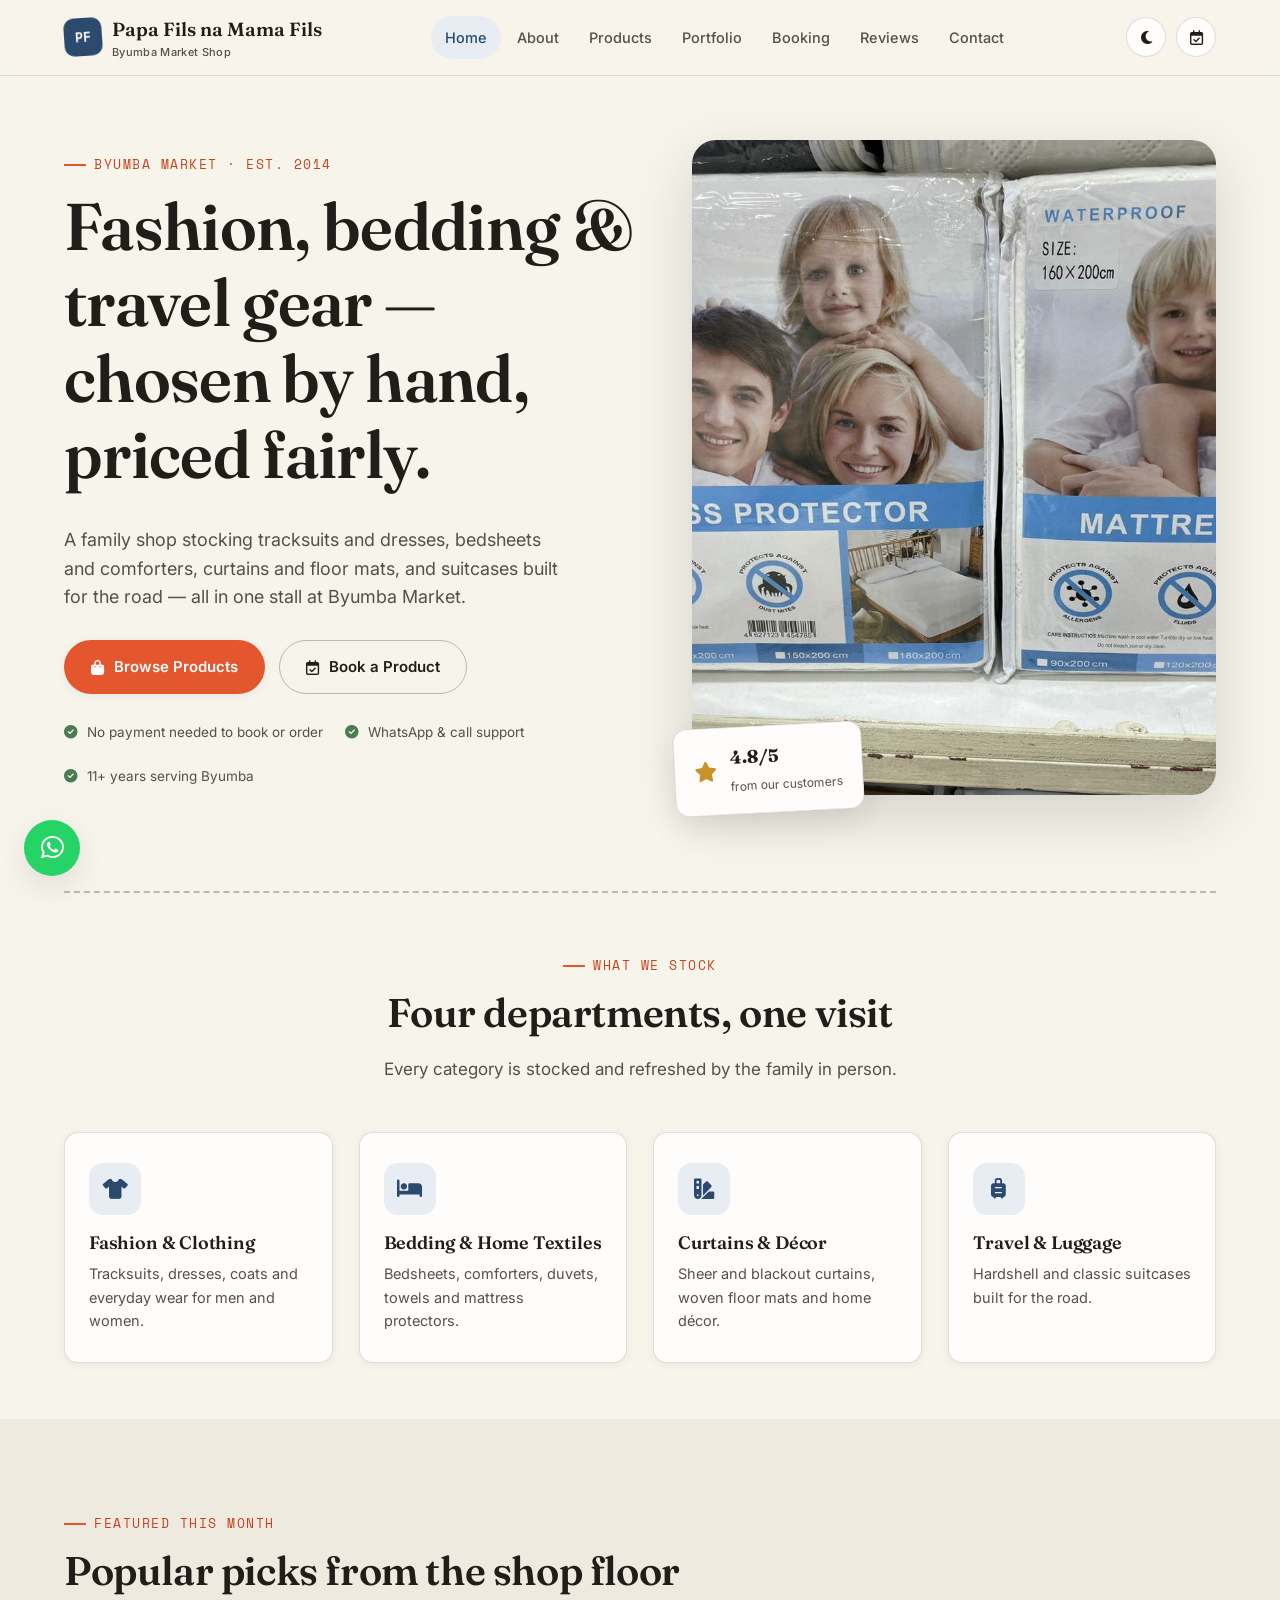
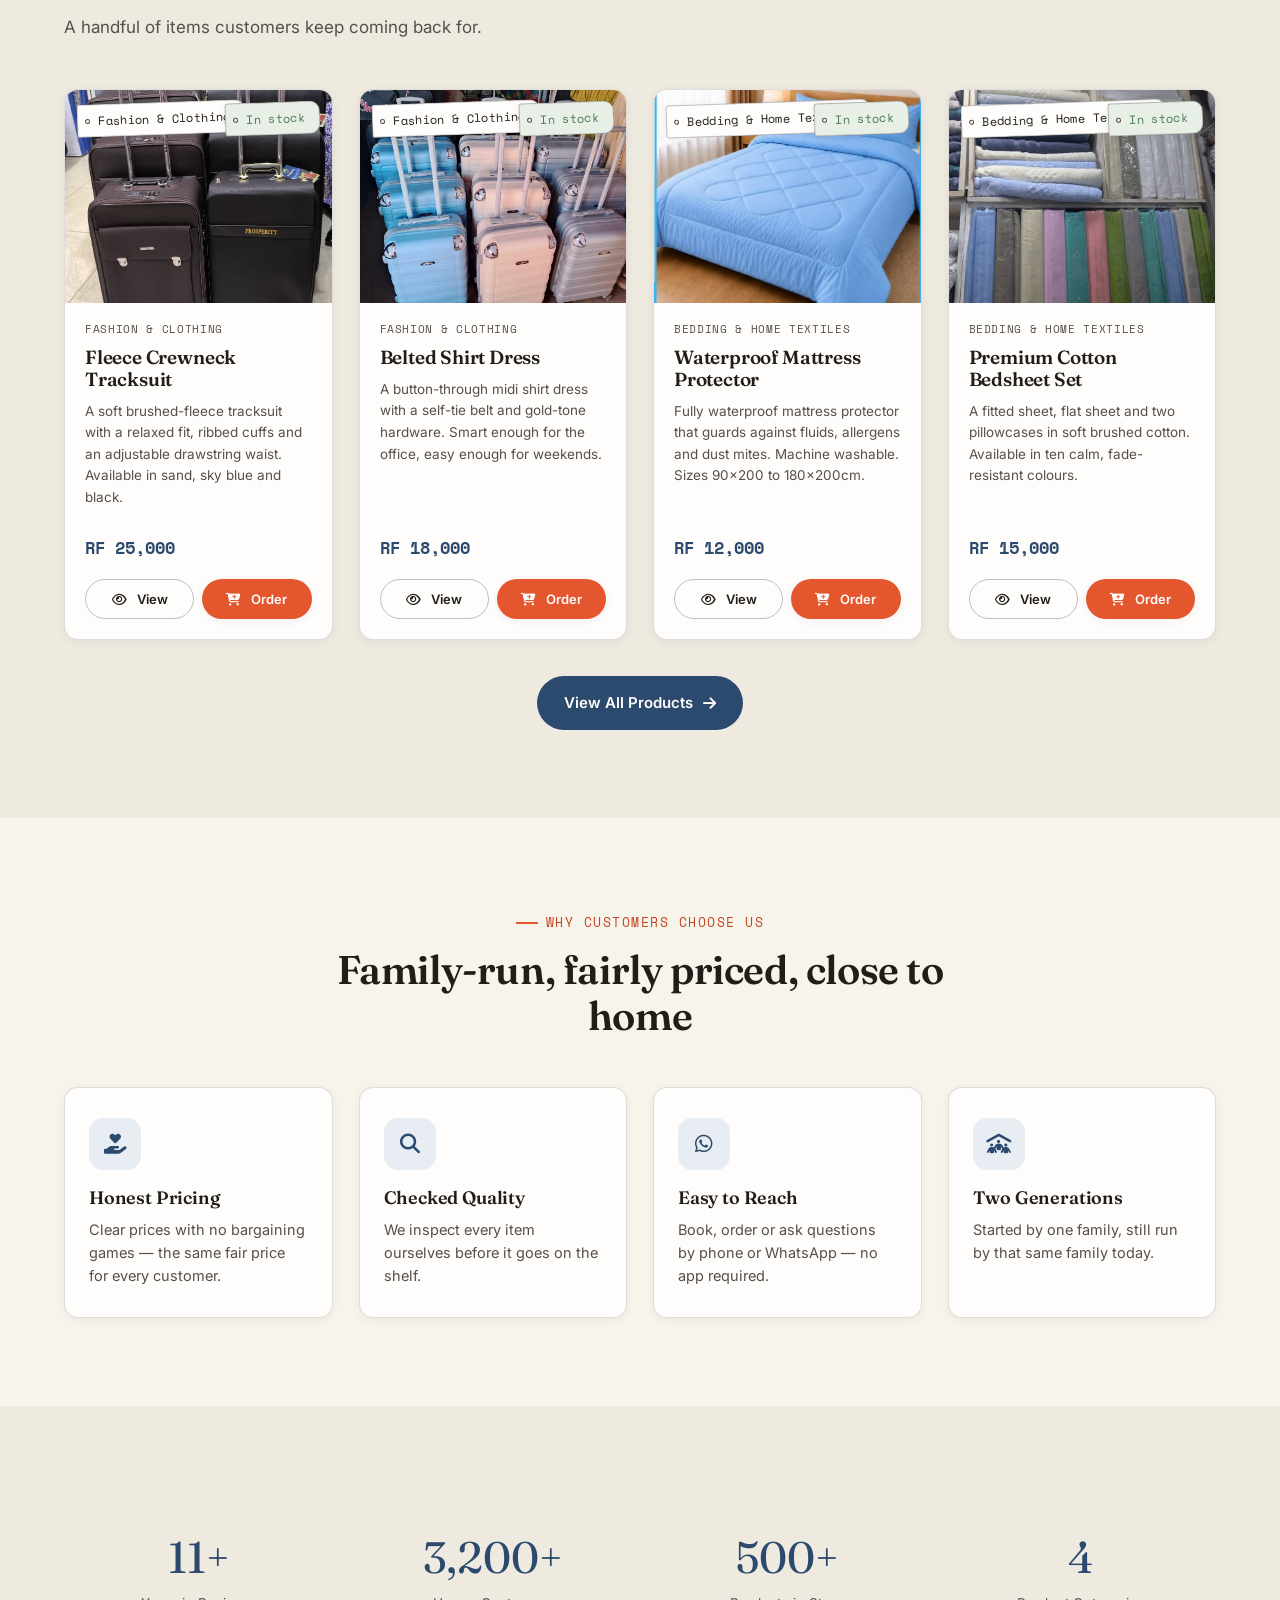
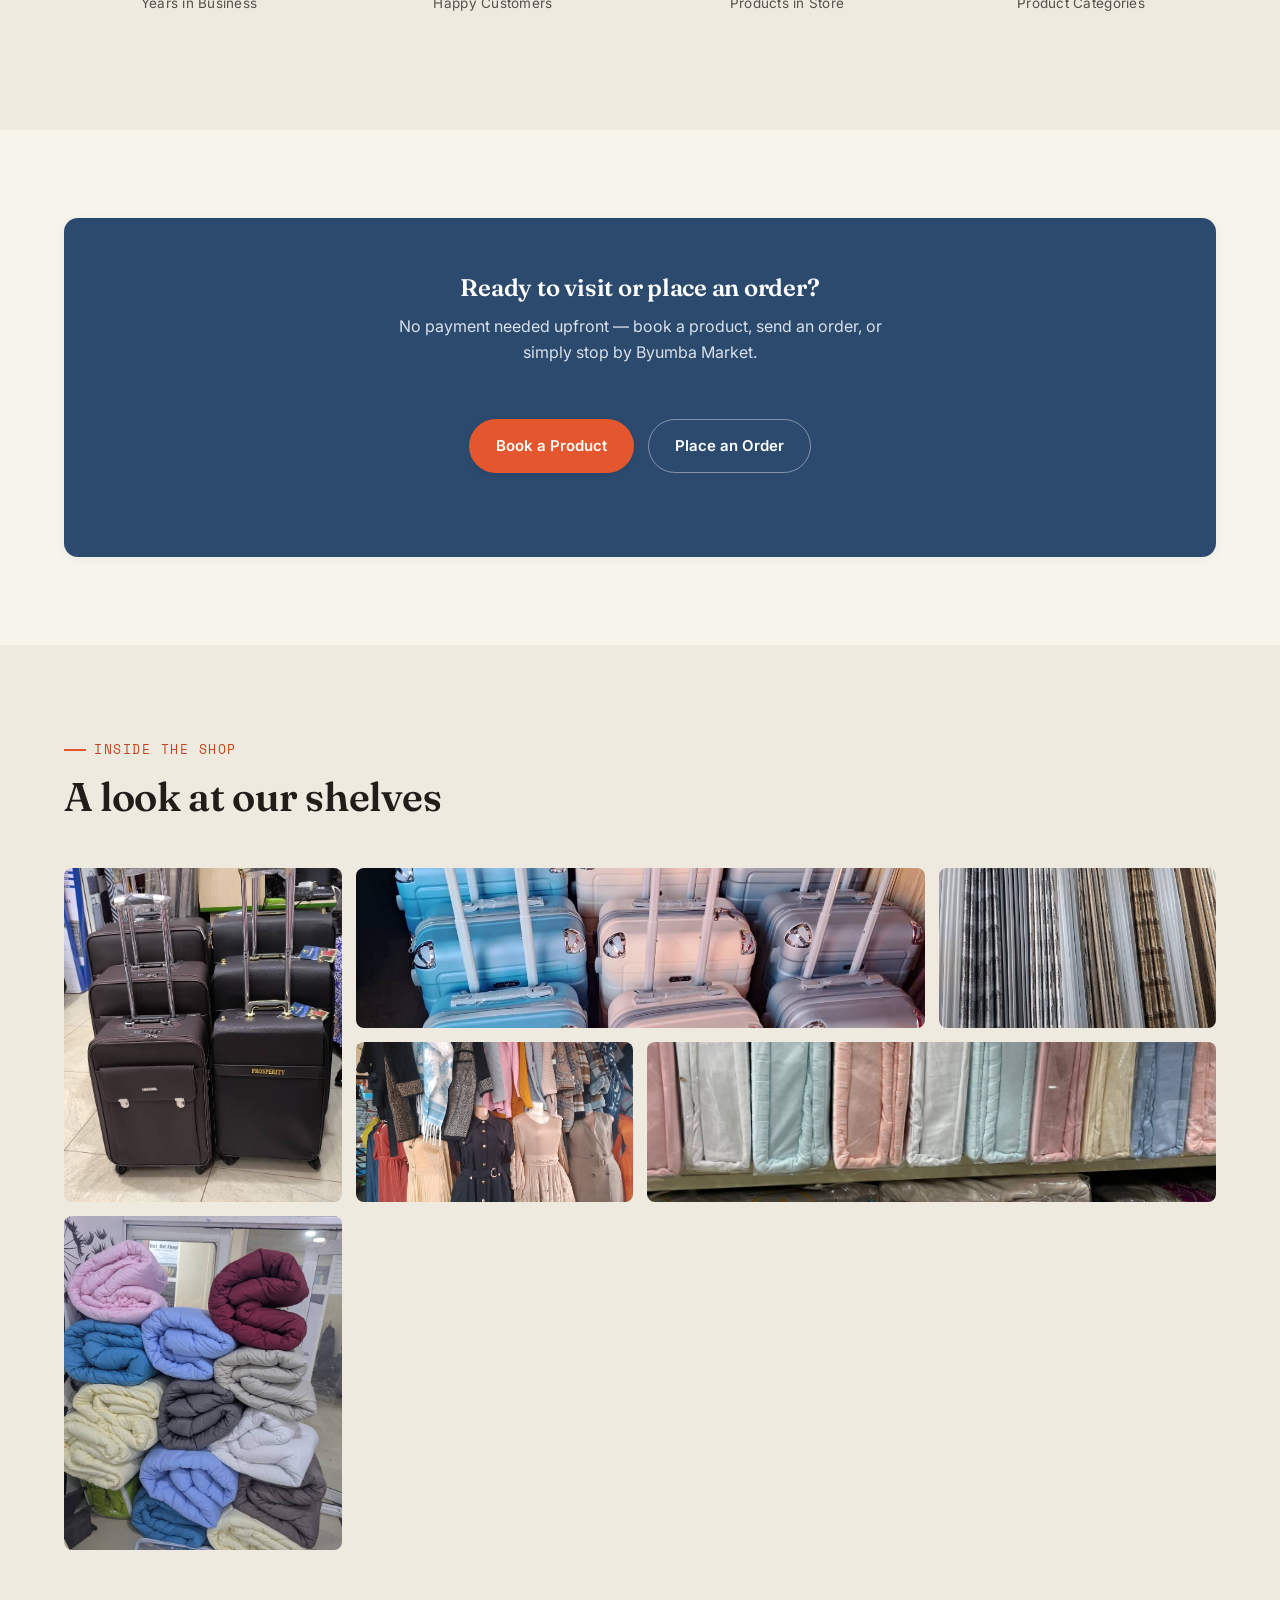
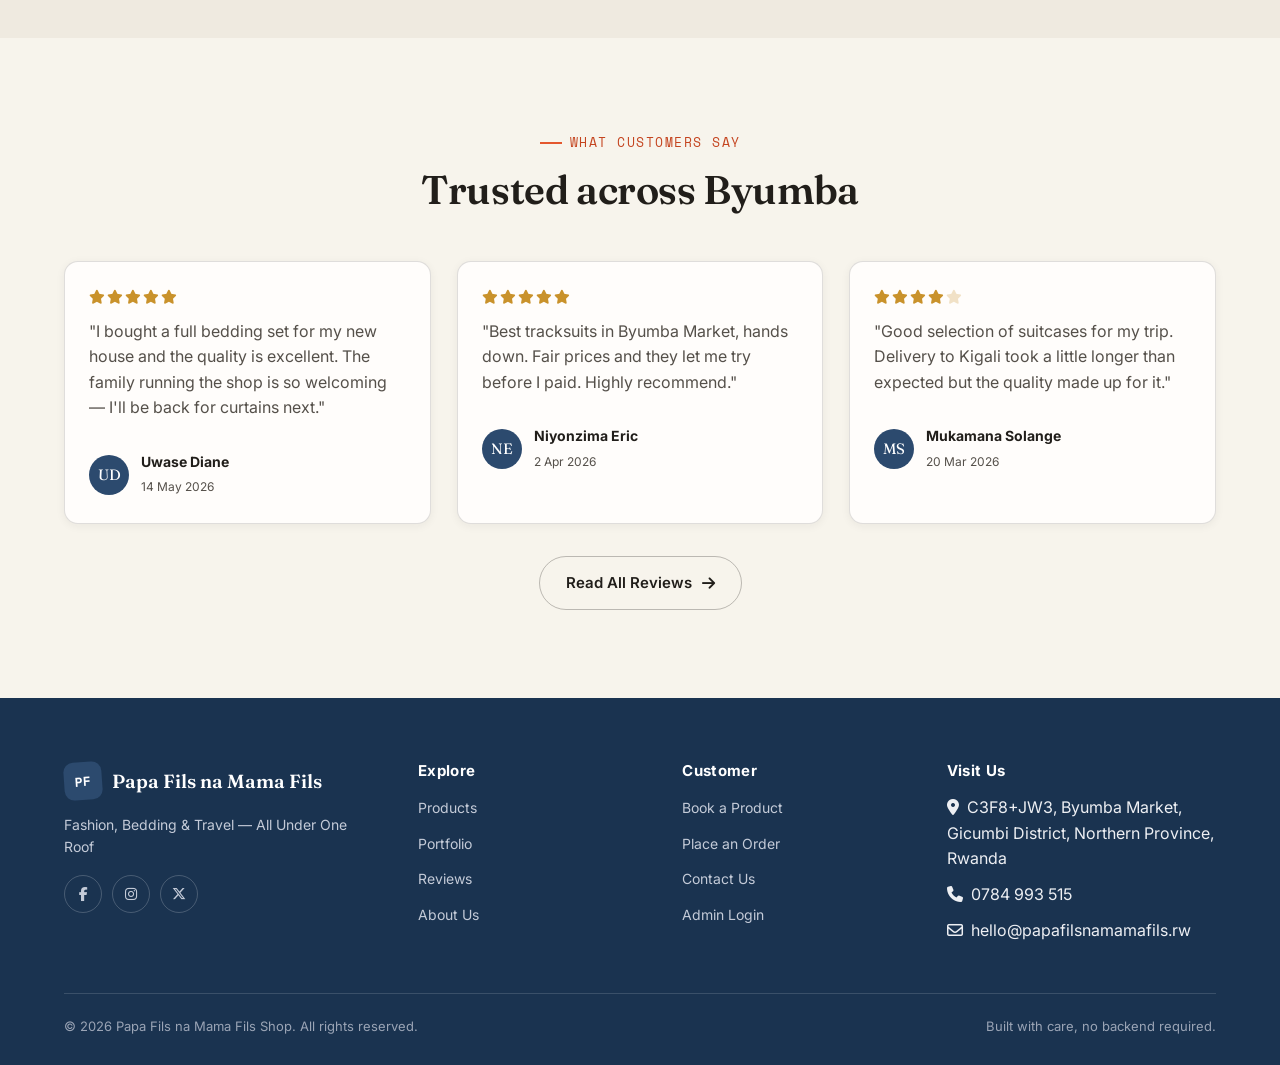
<file: index.html>
<!DOCTYPE html>
<html lang="en">
<head>
<meta charset="UTF-8">
<meta name="viewport" content="width=device-width, initial-scale=1.0">
<title>Papa Fils na Mama Fils Shop — Fashion, Bedding & Travel in Byumba Market</title>
<meta name="description" content="Fashion, bedding, curtains and travel luggage in Byumba Market, Rwanda. Browse products, book or order online — no payment needed in advance. Visit us at C3F8+JW3.">
<meta name="keywords" content="Byumba Market shop, Rwanda fashion, bedding Rwanda, curtains Byumba, luggage Rwanda, Papa Fils na Mama Fils">
<link rel="canonical" href="https://papafilsnamamafils.rw/index.html">

<!-- Open Graph -->
<meta property="og:type" content="website">
<meta property="og:title" content="Papa Fils na Mama Fils Shop — Byumba Market">
<meta property="og:description" content="Fashion, bedding, curtains and travel luggage in Byumba Market, Rwanda.">
<meta property="og:image" content="assets/images/comforter-blue-bed.jpeg">
<meta property="og:url" content="https://papafilsnamamafils.rw/index.html">
<!-- Twitter -->
<meta name="twitter:card" content="summary_large_image">
<meta name="twitter:title" content="Papa Fils na Mama Fils Shop — Byumba Market">
<meta name="twitter:description" content="Fashion, bedding, curtains and travel luggage in Byumba Market, Rwanda.">
<meta name="twitter:image" content="assets/images/comforter-blue-bed.jpeg">

<link rel="preconnect" href="https://fonts.googleapis.com">
<link rel="preconnect" href="https://fonts.gstatic.com" crossorigin>
<link href="https://fonts.googleapis.com/css2?family=Fraunces:opsz,wght@9..144,500;9..144,600;9..144,700&family=Inter:wght@400;500;600;700&family=Space+Mono:wght@400;700&display=swap" rel="stylesheet">
<link rel="stylesheet" href="https://cdnjs.cloudflare.com/ajax/libs/font-awesome/6.5.1/css/all.min.css" integrity="sha512-DTOQO9RWCH3ppGqcWaEA1BIZOC6xxalwEsw9c2QQeAIftl+Vegovlnee1c9QX4TctnWMn13TZye+giMm8e2LwA==" crossorigin="anonymous" referrerpolicy="no-referrer">
<link rel="stylesheet" href="css/style.css">

<script type="application/ld+json">
{
  "@context": "https://schema.org",
  "@type": "Store",
  "name": "Papa Fils na Mama Fils Shop",
  "image": "assets/images/comforter-blue-bed.jpeg",
  "address": { "@type": "PostalAddress", "streetAddress": "C3F8+JW3, Byumba Market", "addressLocality": "Byumba", "addressRegion": "Northern Province", "addressCountry": "RW" },
  "telephone": "+250784993515",
  "priceRange": "RWF"
}
</script>
</head>
<body data-page="home">

<div id="loading-screen"><div class="mark">PF</div></div>

<header class="site-header" id="site-header"></header>

<main>
  <!-- HERO -->
  <section class="hero">
    <div class="container hero-grid">
      <div>
        <span class="eyebrow">Byumba Market · Est. 2014</span>
        <h1>Fashion, bedding &amp; travel gear — chosen by hand, priced fairly.</h1>
        <p class="hero-lede">A family shop stocking tracksuits and dresses, bedsheets and comforters, curtains and floor mats, and suitcases built for the road — all in one stall at Byumba Market.</p>
        <div class="hero-cta-row">
          <a href="products.html" class="btn btn-primary"><i class="fa-solid fa-bag-shopping"></i> Browse Products</a>
          <a href="booking.html" class="btn btn-outline"><i class="fa-regular fa-calendar-check"></i> Book a Product</a>
        </div>
        <div class="hero-trust">
          <div><i class="fa-solid fa-circle-check"></i> No payment needed to book or order</div>
          <div><i class="fa-solid fa-circle-check"></i> WhatsApp &amp; call support</div>
          <div><i class="fa-solid fa-circle-check"></i> 11+ years serving Byumba</div>
        </div>
      </div>
      <div class="hero-media">
        <div class="hero-media-frame">
          <video autoplay muted loop playsinline poster="assets/images/comforter-blue-bed.jpeg">
            <source src="assets/videos/hero-loop.mp4" type="video/mp4">
          </video>
        </div>
        <div class="hero-floating-tag">
          <i class="fa-solid fa-star"></i>
          <div><strong>4.8/5</strong><span>from our customers</span></div>
        </div>
      </div>
    </div>
  </section>

  <div class="container"><div class="stitch-divider"></div></div>

  <!-- CATEGORY SHORTCUTS -->
  <section class="section section--tight">
    <div class="container">
      <div class="section-head center">
        <span class="eyebrow">What we stock</span>
        <h2>Four departments, one visit</h2>
        <p>Every category is stocked and refreshed by the family in person.</p>
      </div>
      <div class="grid grid-4" id="home-category-row"></div>
    </div>
  </section>

  <!-- FEATURED PRODUCTS -->
  <section class="section section--dim">
    <div class="container">
      <div class="section-head">
        <span class="eyebrow">Featured this month</span>
        <h2>Popular picks from the shop floor</h2>
        <p>A handful of items customers keep coming back for.</p>
      </div>
      <div class="grid grid-4" id="featured-grid"></div>
      <div style="text-align:center; margin-top:36px;">
        <a href="products.html" class="btn btn-dark">View All Products <i class="fa-solid fa-arrow-right"></i></a>
      </div>
    </div>
  </section>

  <!-- WHY CHOOSE US -->
  <section class="section">
    <div class="container">
      <div class="section-head center">
        <span class="eyebrow">Why customers choose us</span>
        <h2>Family-run, fairly priced, close to home</h2>
      </div>
      <div class="grid grid-4">
        <div class="card why-card"><i class="fa-solid fa-hand-holding-heart"></i><h3>Honest Pricing</h3><p>Clear prices with no bargaining games — the same fair price for every customer.</p></div>
        <div class="card why-card"><i class="fa-solid fa-magnifying-glass"></i><h3>Checked Quality</h3><p>We inspect every item ourselves before it goes on the shelf.</p></div>
        <div class="card why-card"><i class="fa-brands fa-whatsapp"></i><h3>Easy to Reach</h3><p>Book, order or ask questions by phone or WhatsApp — no app required.</p></div>
        <div class="card why-card"><i class="fa-solid fa-people-roof"></i><h3>Two Generations</h3><p>Started by one family, still run by that same family today.</p></div>
      </div>
    </div>
  </section>

  <!-- STATS -->
  <section class="section section--dim">
    <div class="container">
      <div class="stats-strip" id="stats-strip"></div>
    </div>
  </section>

  <!-- CTA -->
  <section class="section">
    <div class="container">
      <div class="card" style="background:var(--indigo); color:#fff; padding:56px 40px; text-align:center; border:none;">
        <h2 style="color:#fff;">Ready to visit or place an order?</h2>
        <p style="color:#D9E1EC; max-width:520px; margin:0 auto 26px;">No payment needed upfront — book a product, send an order, or simply stop by Byumba Market.</p>
        <div class="hero-cta-row" style="justify-content:center;">
          <a href="booking.html" class="btn btn-primary">Book a Product</a>
          <a href="products.html" class="btn btn-outline" style="border-color:rgba(255,255,255,.4); color:#fff;">Place an Order</a>
        </div>
      </div>
    </div>
  </section>

  <!-- GALLERY -->
  <section class="section section--dim">
    <div class="container">
      <div class="section-head">
        <span class="eyebrow">Inside the shop</span>
        <h2>A look at our shelves</h2>
      </div>
      <div class="gallery-grid">
        <a href="assets/images/tracksuits-mannequins.jpeg" class="tall"><img src="assets/images/tracksuits-mannequins.jpeg" alt="Tracksuits on display" loading="lazy"></a>
        <a href="assets/images/coats-dresses-rack.jpeg" class="wide"><img src="assets/images/coats-dresses-rack.jpeg" alt="Coats and dresses rack" loading="lazy"></a>
        <a href="assets/images/curtains-1.jpeg"><img src="assets/images/curtains-1.jpeg" alt="Curtain rolls" loading="lazy"></a>
        <a href="assets/images/duvets-stack.jpeg"><img src="assets/images/duvets-stack.jpeg" alt="Stacked duvets" loading="lazy"></a>
        <a href="assets/images/towels-shelf.jpeg" class="wide"><img src="assets/images/towels-shelf.jpeg" alt="Folded towels and bedsheets" loading="lazy"></a>
        <a href="assets/images/luggage-pastel.jpeg" class="tall"><img src="assets/images/luggage-pastel.jpeg" alt="Pastel suitcases" loading="lazy"></a>
      </div>
    </div>
  </section>

  <!-- REVIEWS PREVIEW -->
  <section class="section">
    <div class="container">
      <div class="section-head center">
        <span class="eyebrow">What customers say</span>
        <h2>Trusted across Byumba</h2>
      </div>
      <div class="grid grid-3" id="home-reviews-grid"></div>
      <div style="text-align:center; margin-top:32px;">
        <a href="reviews.html" class="btn btn-outline">Read All Reviews <i class="fa-solid fa-arrow-right"></i></a>
      </div>
    </div>
  </section>
</main>

<footer class="site-footer" id="site-footer"></footer>

<a class="whatsapp-fab" id="whatsapp-fab" href="#" aria-label="Chat on WhatsApp"><i class="fa-brands fa-whatsapp"></i></a>
<button id="back-to-top" aria-label="Back to top"><i class="fa-solid fa-arrow-up"></i></button>

<script src="js/modules/seed-data.js"></script>
<script src="js/modules/utils.js"></script>
<script src="js/modules/storage.js"></script>
<script src="js/modules/store.js"></script>
<script src="js/modules/ui.js"></script>
<script src="js/modules/render.js"></script>
<script src="js/home.js"></script>
<script>
  UI.init("home");
  const biz = DataStore.getBusiness();
  document.getElementById("whatsapp-fab").href = Utils.waLink(biz.whatsapp, "Hello! I'd like to know more about your products.");
</script>
</body>
</html>
</file>
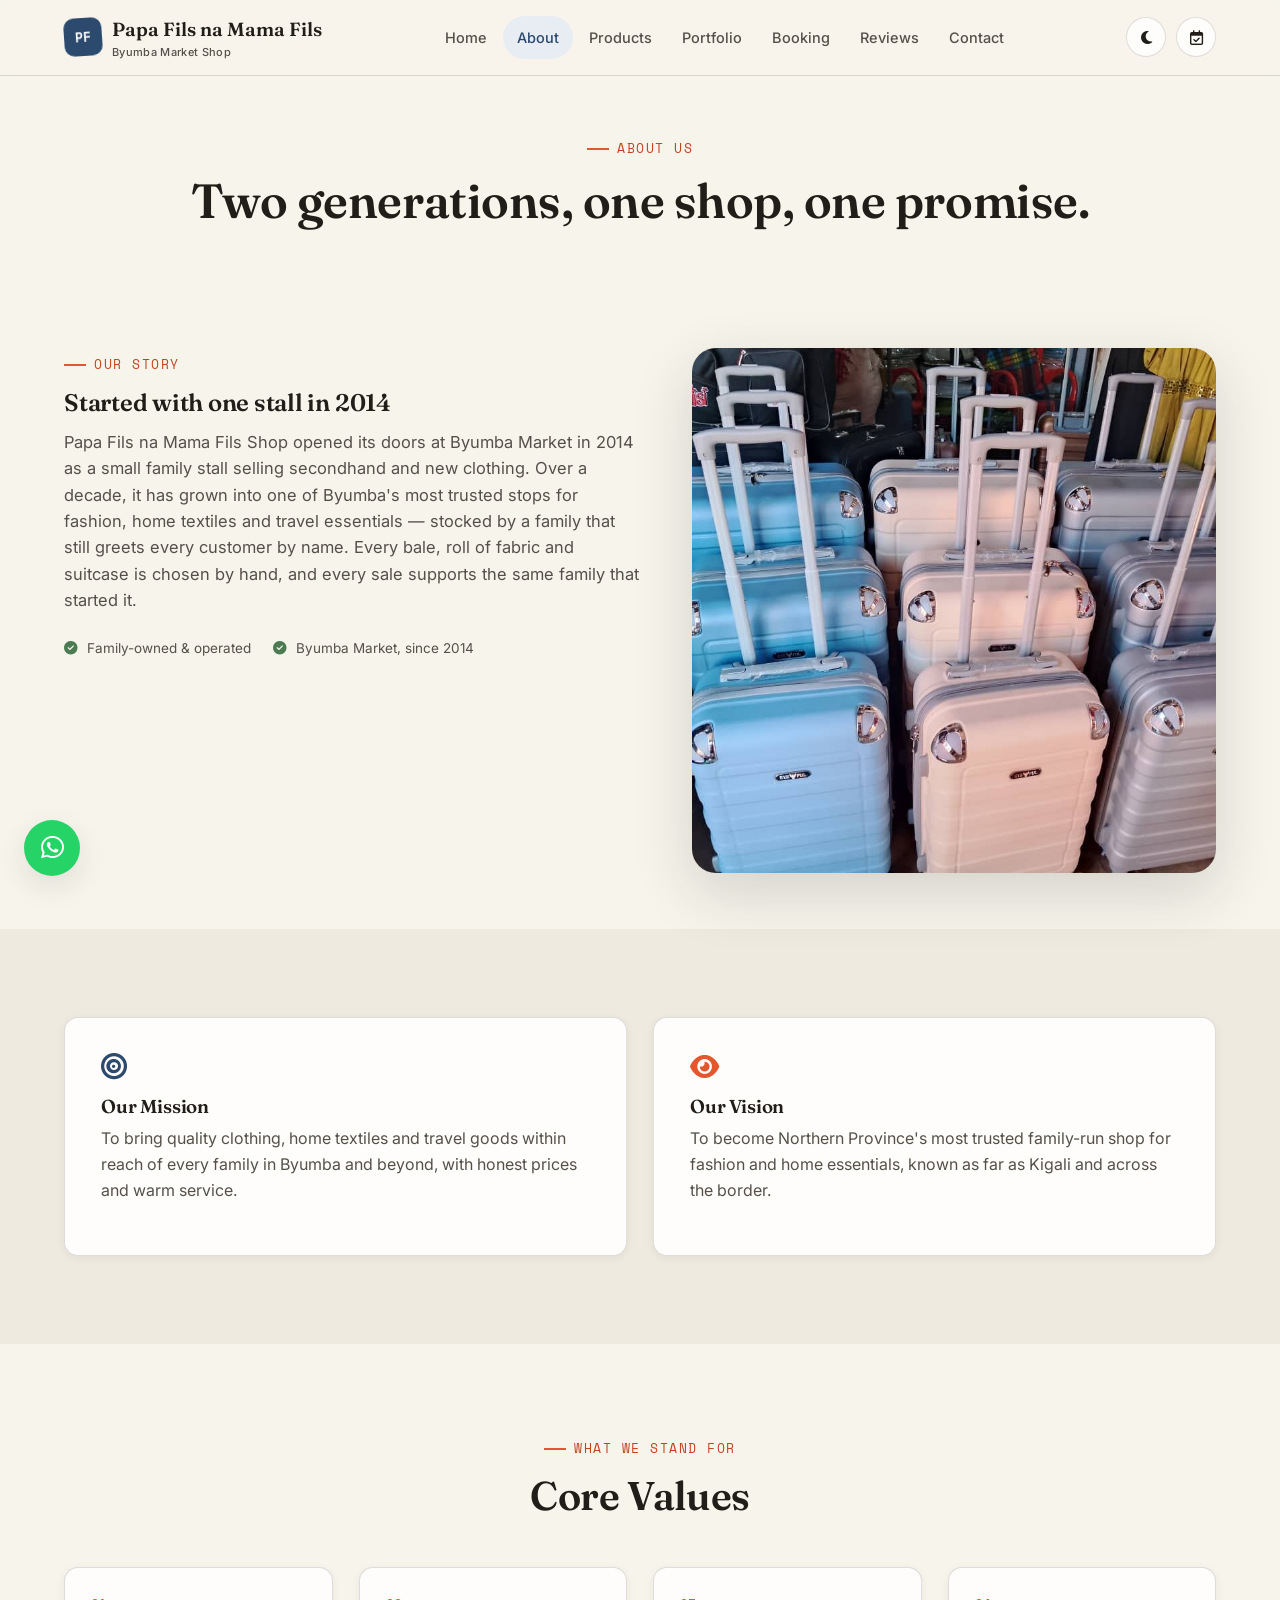
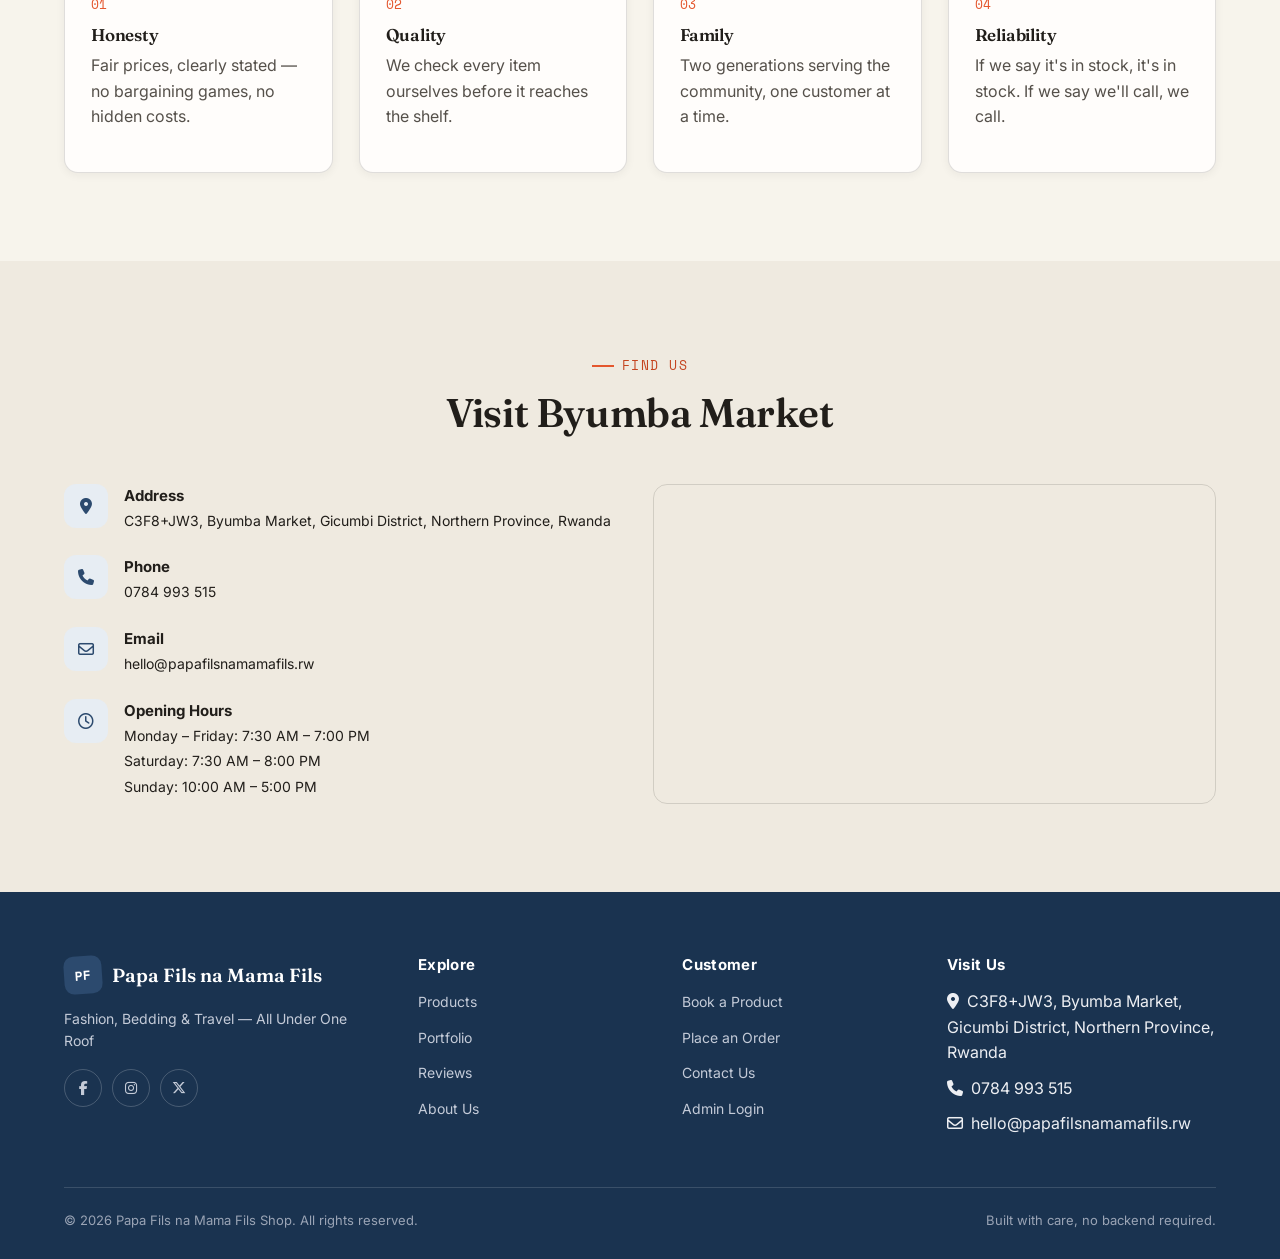
<file: about.html>
<!DOCTYPE html>
<html lang="en">
<head>
<meta charset="UTF-8">
<meta name="viewport" content="width=device-width, initial-scale=1.0">
<title>About Us — Papa Fils na Mama Fils Shop</title>
<meta name="description" content="Learn the story of Papa Fils na Mama Fils Shop — a family-run business at Byumba Market serving Rwanda since 2014.">
<link rel="canonical" href="https://papafilsnamamafils.rw/about.html">
<meta property="og:type" content="website">
<meta property="og:title" content="About Papa Fils na Mama Fils Shop">
<meta property="og:description" content="A family-run shop at Byumba Market serving Rwanda since 2014.">
<meta property="og:image" content="assets/images/coats-dresses-rack.jpeg">
<meta name="twitter:card" content="summary_large_image">

<link rel="preconnect" href="https://fonts.googleapis.com">
<link rel="preconnect" href="https://fonts.gstatic.com" crossorigin>
<link href="https://fonts.googleapis.com/css2?family=Fraunces:opsz,wght@9..144,500;9..144,600;9..144,700&family=Inter:wght@400;500;600;700&family=Space+Mono:wght@400;700&display=swap" rel="stylesheet">
<link rel="stylesheet" href="https://cdnjs.cloudflare.com/ajax/libs/font-awesome/6.5.1/css/all.min.css" integrity="sha512-DTOQO9RWCH3ppGqcWaEA1BIZOC6xxalwEsw9c2QQeAIftl+Vegovlnee1c9QX4TctnWMn13TZye+giMm8e2LwA==" crossorigin="anonymous" referrerpolicy="no-referrer">
<link rel="stylesheet" href="css/style.css">
</head>
<body data-page="about">

<div id="loading-screen"><div class="mark">PF</div></div>
<header class="site-header" id="site-header"></header>

<main>
  <section class="breadcrumb-hero">
    <div class="container">
      <span class="eyebrow">About Us</span>
      <h1>Two generations, one shop, one promise.</h1>
    </div>
  </section>

  <section class="section section--tight">
    <div class="container hero-grid" style="align-items:flex-start;">
      <div>
        <span class="eyebrow">Our Story</span>
        <h2>Started with one stall in 2014</h2>
        <p id="about-story" style="font-size:16.5px;"></p>
        <div class="hero-trust" style="margin-top:24px;">
          <div><i class="fa-solid fa-circle-check"></i> Family-owned &amp; operated</div>
          <div><i class="fa-solid fa-circle-check"></i> Byumba Market, since 2014</div>
        </div>
      </div>
      <div class="hero-media-frame" style="aspect-ratio:1/1;">
        <img src="assets/images/coats-dresses-rack.jpeg" alt="Fashion rack inside the shop" loading="lazy">
      </div>
    </div>
  </section>

  <section class="section section--dim">
    <div class="container grid grid-2">
      <div class="card" style="padding:36px;">
        <i class="fa-solid fa-bullseye" style="font-size:26px;color:var(--indigo);margin-bottom:16px;"></i>
        <h3>Our Mission</h3>
        <p id="about-mission"></p>
      </div>
      <div class="card" style="padding:36px;">
        <i class="fa-solid fa-eye" style="font-size:26px;color:var(--terracotta);margin-bottom:16px;"></i>
        <h3>Our Vision</h3>
        <p id="about-vision"></p>
      </div>
    </div>
  </section>

  <section class="section">
    <div class="container">
      <div class="section-head center">
        <span class="eyebrow">What we stand for</span>
        <h2>Core Values</h2>
      </div>
      <div class="grid grid-4" id="values-grid"></div>
    </div>
  </section>

  <section class="section section--dim">
    <div class="container">
      <div class="section-head center">
        <span class="eyebrow">Find Us</span>
        <h2>Visit Byumba Market</h2>
      </div>
      <div class="grid grid-2">
        <div class="info-list">
          <div class="info-item"><i class="fa-solid fa-location-dot"></i><div><strong>Address</strong><span id="about-address"></span></div></div>
          <div class="info-item"><i class="fa-solid fa-phone"></i><div><strong>Phone</strong><span id="about-phone"></span></div></div>
          <div class="info-item"><i class="fa-regular fa-envelope"></i><div><strong>Email</strong><span id="about-email"></span></div></div>
          <div class="info-item"><i class="fa-regular fa-clock"></i><div><strong>Opening Hours</strong><span id="about-hours"></span></div></div>
        </div>
        <div class="map-frame">
          <iframe title="Map to Byumba Market" loading="lazy" src="https://www.google.com/maps?q=Byumba+Market+Rwanda&output=embed"></iframe>
        </div>
      </div>
    </div>
  </section>
</main>

<footer class="site-footer" id="site-footer"></footer>
<a class="whatsapp-fab" id="whatsapp-fab" href="#" aria-label="Chat on WhatsApp"><i class="fa-brands fa-whatsapp"></i></a>
<button id="back-to-top" aria-label="Back to top"><i class="fa-solid fa-arrow-up"></i></button>

<script src="js/modules/seed-data.js"></script>
<script src="js/modules/utils.js"></script>
<script src="js/modules/storage.js"></script>
<script src="js/modules/store.js"></script>
<script src="js/modules/ui.js"></script>
<script src="js/modules/render.js"></script>
<script>
  UI.init("about");
  const biz = DataStore.getBusiness();
  document.getElementById("about-story").textContent = biz.story;
  document.getElementById("about-mission").textContent = biz.mission;
  document.getElementById("about-vision").textContent = biz.vision;
  document.getElementById("about-address").textContent = biz.address;
  document.getElementById("about-phone").textContent = biz.phone;
  document.getElementById("about-email").textContent = biz.email;
  document.getElementById("about-hours").innerHTML = biz.hours.map(h => `${h.days}: ${h.time}`).join("<br>");
  document.getElementById("values-grid").innerHTML = biz.values.map((v, i) => `
    <div class="card value-card"><span class="num">0${i+1}</span><h3 style="font-size:17px;">${v.title}</h3><p>${v.text}</p></div>
  `).join("");
  document.getElementById("whatsapp-fab").href = Utils.waLink(biz.whatsapp, "Hello! I'd like to know more about your shop.");
</script>
</body>
</html>
</file>
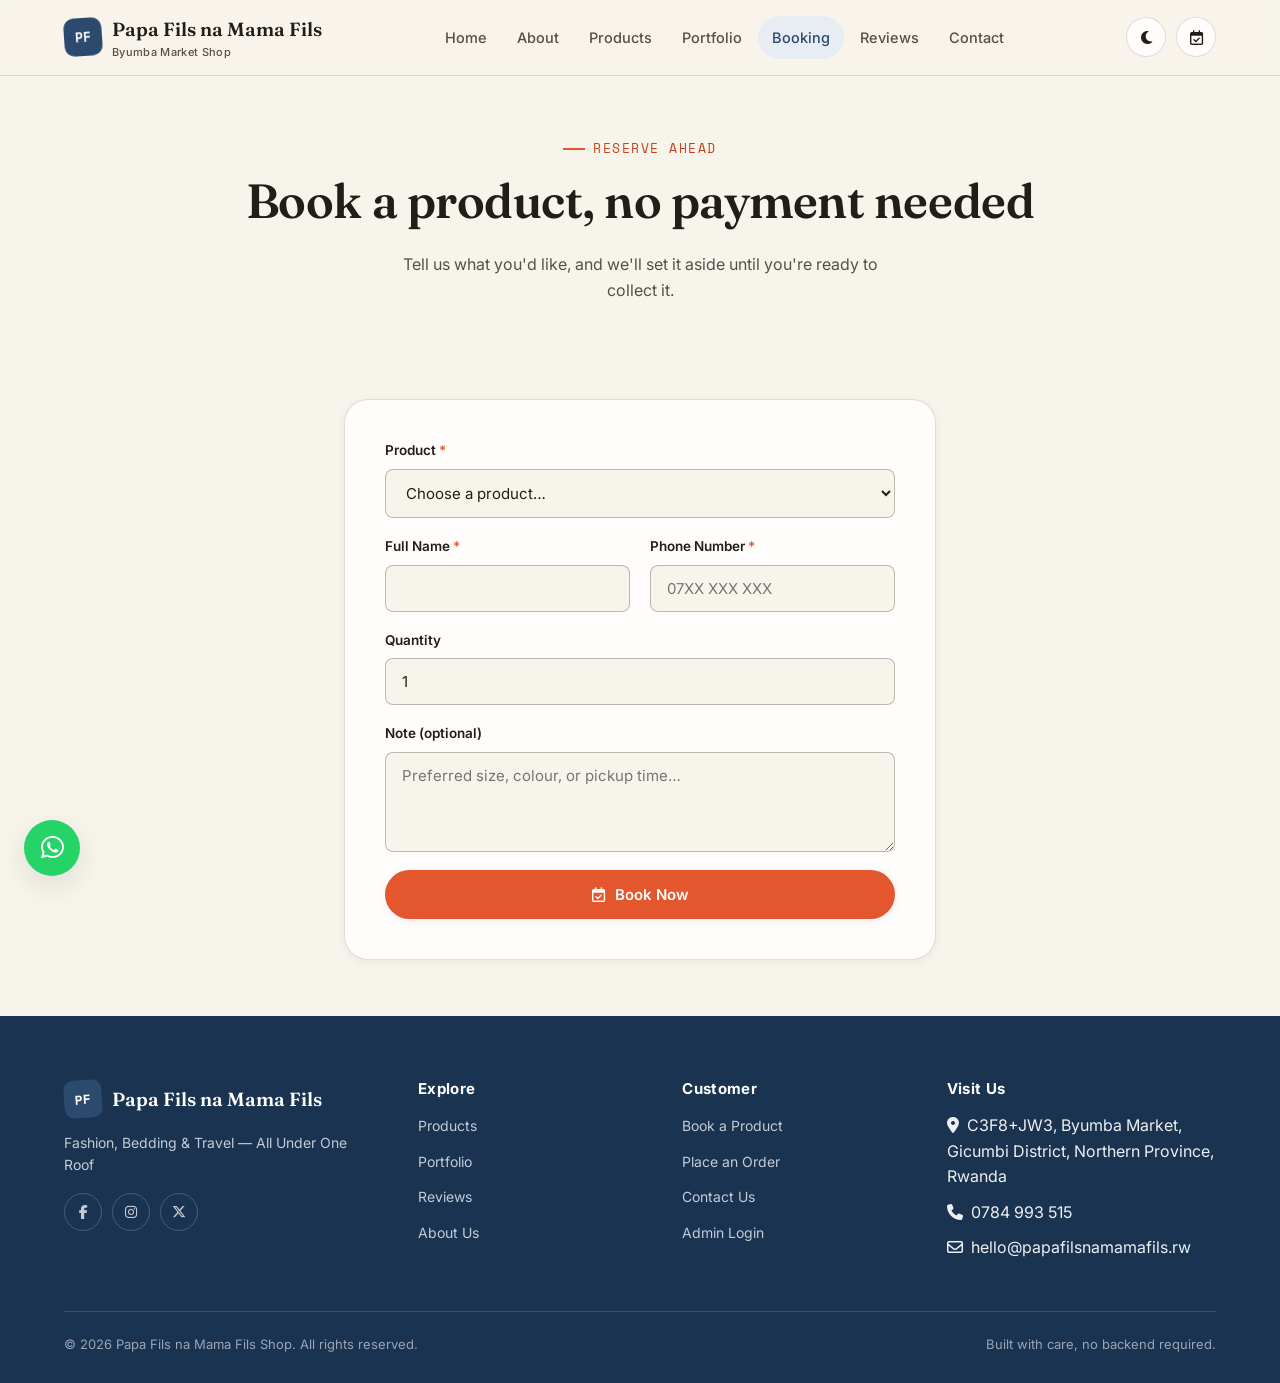
<file: booking.html>
<!DOCTYPE html>
<html lang="en">
<head>
<meta charset="UTF-8">
<meta name="viewport" content="width=device-width, initial-scale=1.0">
<title>Book a Product — Papa Fils na Mama Fils Shop</title>
<meta name="description" content="Reserve a product at Papa Fils na Mama Fils Shop, Byumba Market — no payment required. We'll hold it and call to confirm.">
<link rel="canonical" href="https://papafilsnamamafils.rw/booking.html">

<link rel="preconnect" href="https://fonts.googleapis.com">
<link rel="preconnect" href="https://fonts.gstatic.com" crossorigin>
<link href="https://fonts.googleapis.com/css2?family=Fraunces:opsz,wght@9..144,500;9..144,600;9..144,700&family=Inter:wght@400;500;600;700&family=Space+Mono:wght@400;700&display=swap" rel="stylesheet">
<link rel="stylesheet" href="https://cdnjs.cloudflare.com/ajax/libs/font-awesome/6.5.1/css/all.min.css" integrity="sha512-DTOQO9RWCH3ppGqcWaEA1BIZOC6xxalwEsw9c2QQeAIftl+Vegovlnee1c9QX4TctnWMn13TZye+giMm8e2LwA==" crossorigin="anonymous" referrerpolicy="no-referrer">
<link rel="stylesheet" href="css/style.css">
</head>
<body data-page="booking">

<div id="loading-screen"><div class="mark">PF</div></div>
<header class="site-header" id="site-header"></header>

<main>
  <section class="breadcrumb-hero">
    <div class="container">
      <span class="eyebrow">Reserve Ahead</span>
      <h1>Book a product, no payment needed</h1>
      <p style="max-width:520px;margin:14px auto 0;">Tell us what you'd like, and we'll set it aside until you're ready to collect it.</p>
    </div>
  </section>

  <section class="section section--tight">
    <div class="container" style="max-width:640px;">
      <div class="form-card" id="booking-form-card">
        <form id="booking-form" novalidate>
          <div class="field">
            <label>Product <span class="req">*</span></label>
            <select name="bookingProduct" required></select>
            <span class="error">Please choose a product.</span>
          </div>
          <div class="form-grid">
            <div class="field">
              <label>Full Name <span class="req">*</span></label>
              <input type="text" name="bookingName" required>
              <span class="error">Please enter your full name.</span>
            </div>
            <div class="field">
              <label>Phone Number <span class="req">*</span></label>
              <input type="tel" name="bookingPhone" placeholder="07XX XXX XXX" required>
              <span class="error">Enter a valid Rwandan phone number.</span>
            </div>
          </div>
          <div class="field">
            <label>Quantity</label>
            <input type="number" name="bookingQty" min="1" value="1">
          </div>
          <div class="field">
            <label>Note (optional)</label>
            <textarea name="bookingNote" placeholder="Preferred size, colour, or pickup time…"></textarea>
          </div>
          <button type="submit" class="btn btn-primary btn-block"><i class="fa-regular fa-calendar-check"></i> Book Now</button>
        </form>
      </div>
      <div class="form-card" id="booking-success" style="display:none; text-align:center;">
        <i class="fa-solid fa-circle-check" style="font-size:48px;color:var(--green);margin-bottom:16px;"></i>
        <h3>Booking Received!</h3>
        <p>We've reserved your request and will call you shortly to confirm.</p>
        <a href="products.html" class="btn btn-outline btn-block">Browse More Products</a>
      </div>
    </div>
  </section>
</main>

<footer class="site-footer" id="site-footer"></footer>
<a class="whatsapp-fab" id="whatsapp-fab" href="#" aria-label="Chat on WhatsApp"><i class="fa-brands fa-whatsapp"></i></a>
<button id="back-to-top" aria-label="Back to top"><i class="fa-solid fa-arrow-up"></i></button>

<script src="js/modules/seed-data.js"></script>
<script src="js/modules/utils.js"></script>
<script src="js/modules/storage.js"></script>
<script src="js/modules/store.js"></script>
<script src="js/modules/ui.js"></script>
<script src="js/modules/render.js"></script>
<script src="js/booking.js"></script>
<script>
  UI.init("booking");
  const biz = DataStore.getBusiness();
  document.getElementById("whatsapp-fab").href = Utils.waLink(biz.whatsapp, "Hello! I'd like to book a product.");
</script>
</body>
</html>
</file>
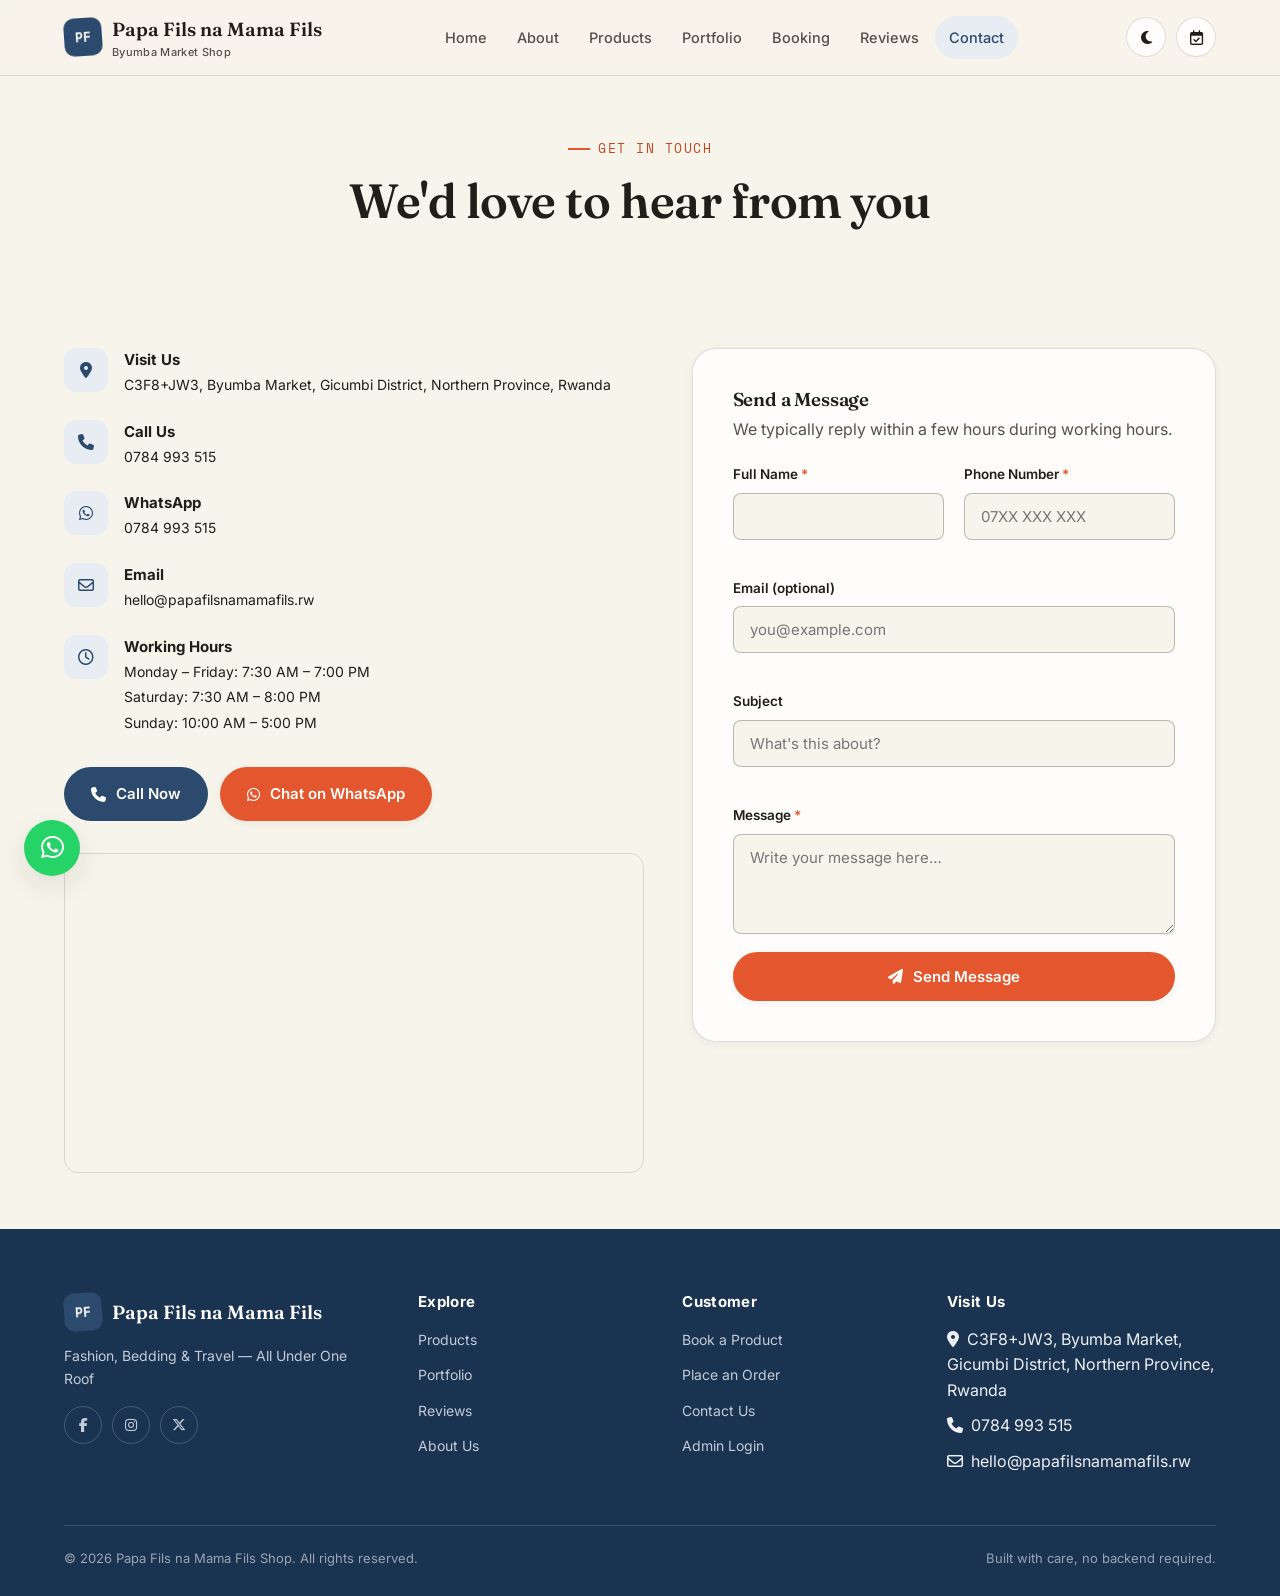
<file: contact.html>
<!DOCTYPE html>
<html lang="en">
<head>
<meta charset="UTF-8">
<meta name="viewport" content="width=device-width, initial-scale=1.0">
<title>Contact Us — Papa Fils na Mama Fils Shop</title>
<meta name="description" content="Contact Papa Fils na Mama Fils Shop at Byumba Market — call, WhatsApp, or send us a message.">
<link rel="canonical" href="https://papafilsnamamafils.rw/contact.html">
<meta property="og:type" content="website">
<meta property="og:title" content="Contact — Papa Fils na Mama Fils Shop">
<meta property="og:description" content="Call, WhatsApp, or send us a message — we're at Byumba Market.">
<meta name="twitter:card" content="summary">

<link rel="preconnect" href="https://fonts.googleapis.com">
<link rel="preconnect" href="https://fonts.gstatic.com" crossorigin>
<link href="https://fonts.googleapis.com/css2?family=Fraunces:opsz,wght@9..144,500;9..144,600;9..144,700&family=Inter:wght@400;500;600;700&family=Space+Mono:wght@400;700&display=swap" rel="stylesheet">
<link rel="stylesheet" href="https://cdnjs.cloudflare.com/ajax/libs/font-awesome/6.5.1/css/all.min.css" integrity="sha512-DTOQO9RWCH3ppGqcWaEA1BIZOC6xxalwEsw9c2QQeAIftl+Vegovlnee1c9QX4TctnWMn13TZye+giMm8e2LwA==" crossorigin="anonymous" referrerpolicy="no-referrer">
<link rel="stylesheet" href="css/style.css">
</head>
<body data-page="contact">

<div id="loading-screen"><div class="mark">PF</div></div>
<header class="site-header" id="site-header"></header>

<main>
  <section class="breadcrumb-hero">
    <div class="container">
      <span class="eyebrow">Get in Touch</span>
      <h1>We'd love to hear from you</h1>
    </div>
  </section>

  <section class="section section--tight">
    <div class="container hero-grid" style="align-items:flex-start;">
      <div>
        <div class="info-list" style="margin-bottom:32px;">
          <div class="info-item"><i class="fa-solid fa-location-dot"></i><div><strong>Visit Us</strong><span id="contact-address"></span></div></div>
          <div class="info-item"><i class="fa-solid fa-phone"></i><div><strong>Call Us</strong><span id="contact-phone"></span></div></div>
          <div class="info-item"><i class="fa-brands fa-whatsapp"></i><div><strong>WhatsApp</strong><span id="contact-whatsapp"></span></div></div>
          <div class="info-item"><i class="fa-regular fa-envelope"></i><div><strong>Email</strong><span id="contact-email"></span></div></div>
          <div class="info-item"><i class="fa-regular fa-clock"></i><div><strong>Working Hours</strong><span id="contact-hours"></span></div></div>
        </div>
        <div style="display:flex; gap:12px; flex-wrap:wrap; margin-bottom:32px;">
          <a href="#" id="contact-call-btn" class="btn btn-dark"><i class="fa-solid fa-phone"></i> Call Now</a>
          <a href="#" id="contact-wa-btn" class="btn btn-primary"><i class="fa-brands fa-whatsapp"></i> Chat on WhatsApp</a>
        </div>
        <div class="map-frame">
          <iframe title="Map to Byumba Market" loading="lazy" src="https://www.google.com/maps?q=Byumba+Market+Rwanda&output=embed"></iframe>
        </div>
      </div>

      <div>
        <div class="form-card" id="contact-form-card">
          <h3 style="margin-bottom:6px;">Send a Message</h3>
          <p style="margin-bottom:22px;">We typically reply within a few hours during working hours.</p>
          <form id="contact-form" novalidate>
            <div class="form-grid">
              <div class="field">
                <label>Full Name <span class="req">*</span></label>
                <input type="text" name="contactName" required>
                <span class="error">Please enter your name.</span>
              </div>
              <div class="field">
                <label>Phone Number <span class="req">*</span></label>
                <input type="tel" name="contactPhone" placeholder="07XX XXX XXX" required>
                <span class="error">Enter a valid Rwandan phone number.</span>
              </div>
              <div class="field full">
                <label>Email (optional)</label>
                <input type="email" name="contactEmail" placeholder="you@example.com">
                <span class="error">Enter a valid email, or leave this blank.</span>
              </div>
              <div class="field full">
                <label>Subject</label>
                <input type="text" name="contactSubject" placeholder="What's this about?">
              </div>
              <div class="field full">
                <label>Message <span class="req">*</span></label>
                <textarea name="contactMessage" required placeholder="Write your message here…"></textarea>
                <span class="error">Message should be at least 10 characters.</span>
              </div>
            </div>
            <button type="submit" class="btn btn-primary btn-block"><i class="fa-solid fa-paper-plane"></i> Send Message</button>
          </form>
        </div>
        <div class="form-card" id="contact-success" style="display:none; text-align:center;">
          <i class="fa-solid fa-circle-check" style="font-size:48px;color:var(--green);margin-bottom:16px;"></i>
          <h3>Message Sent!</h3>
          <p>Thank you for reaching out. We'll get back to you soon.</p>
        </div>
      </div>
    </div>
  </section>
</main>

<footer class="site-footer" id="site-footer"></footer>
<a class="whatsapp-fab" id="whatsapp-fab" href="#" aria-label="Chat on WhatsApp"><i class="fa-brands fa-whatsapp"></i></a>
<button id="back-to-top" aria-label="Back to top"><i class="fa-solid fa-arrow-up"></i></button>

<script src="js/modules/seed-data.js"></script>
<script src="js/modules/utils.js"></script>
<script src="js/modules/storage.js"></script>
<script src="js/modules/store.js"></script>
<script src="js/modules/ui.js"></script>
<script src="js/modules/render.js"></script>
<script src="js/contact.js"></script>
<script>
  UI.init("contact");
  const biz = DataStore.getBusiness();
  document.getElementById("contact-address").textContent = biz.address;
  document.getElementById("contact-phone").textContent = biz.phone;
  document.getElementById("contact-whatsapp").textContent = biz.phone;
  document.getElementById("contact-email").textContent = biz.email;
  document.getElementById("contact-hours").innerHTML = biz.hours.map(h => `${h.days}: ${h.time}`).join("<br>");
  document.getElementById("contact-call-btn").href = `tel:${biz.phoneIntl}`;
  document.getElementById("contact-wa-btn").href = Utils.waLink(biz.whatsapp, "Hello! I'd like to get in touch.");
  document.getElementById("whatsapp-fab").href = Utils.waLink(biz.whatsapp, "Hello!");
</script>
</body>
</html>
</file>
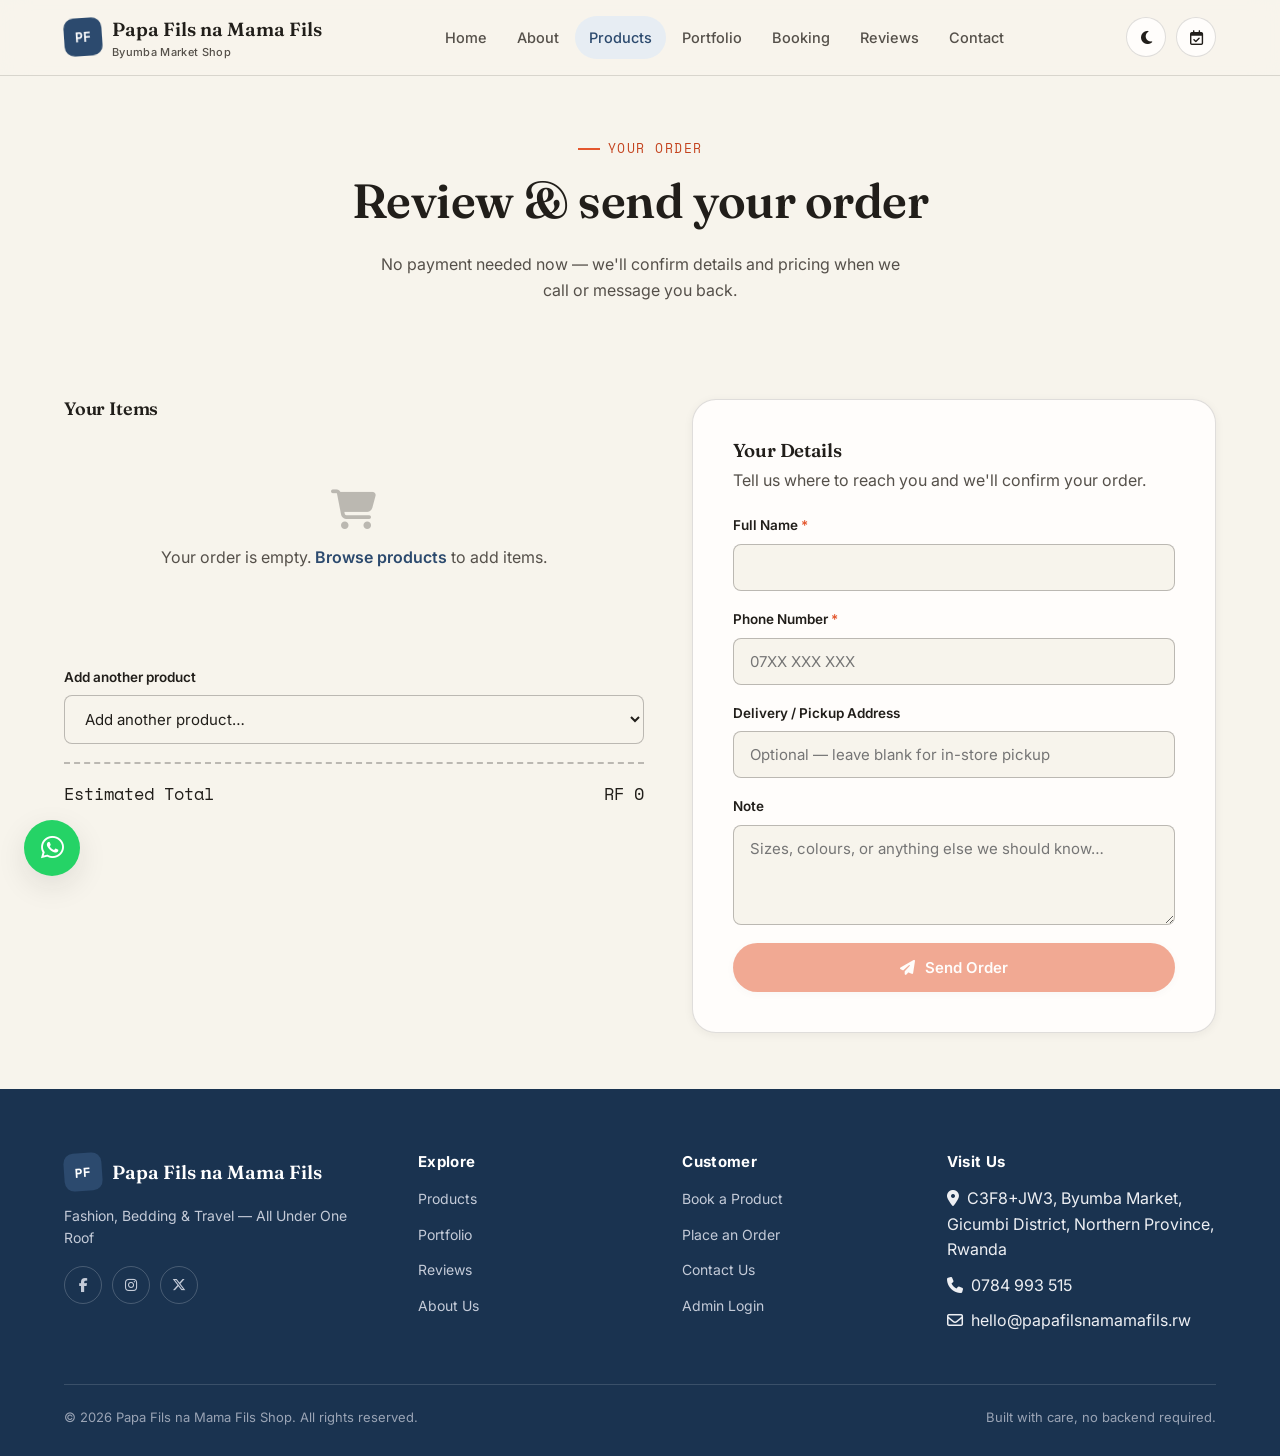
<file: order.html>
<!DOCTYPE html>
<html lang="en">
<head>
<meta charset="UTF-8">
<meta name="viewport" content="width=device-width, initial-scale=1.0">
<title>Place an Order — Papa Fils na Mama Fils Shop</title>
<meta name="description" content="Review your order and send it to Papa Fils na Mama Fils Shop, Byumba Market — no payment required in advance.">
<link rel="canonical" href="https://papafilsnamamafils.rw/order.html">
<meta name="robots" content="noindex">

<link rel="preconnect" href="https://fonts.googleapis.com">
<link rel="preconnect" href="https://fonts.gstatic.com" crossorigin>
<link href="https://fonts.googleapis.com/css2?family=Fraunces:opsz,wght@9..144,500;9..144,600;9..144,700&family=Inter:wght@400;500;600;700&family=Space+Mono:wght@400;700&display=swap" rel="stylesheet">
<link rel="stylesheet" href="https://cdnjs.cloudflare.com/ajax/libs/font-awesome/6.5.1/css/all.min.css" integrity="sha512-DTOQO9RWCH3ppGqcWaEA1BIZOC6xxalwEsw9c2QQeAIftl+Vegovlnee1c9QX4TctnWMn13TZye+giMm8e2LwA==" crossorigin="anonymous" referrerpolicy="no-referrer">
<link rel="stylesheet" href="css/style.css">
</head>
<body data-page="order">

<div id="loading-screen"><div class="mark">PF</div></div>
<header class="site-header" id="site-header"></header>

<main>
  <section class="breadcrumb-hero">
    <div class="container">
      <span class="eyebrow">Your Order</span>
      <h1>Review &amp; send your order</h1>
      <p style="max-width:520px;margin:14px auto 0;">No payment needed now — we'll confirm details and pricing when we call or message you back.</p>
    </div>
  </section>

  <section class="section section--tight">
    <div class="container hero-grid" style="align-items:flex-start;">
      <div>
        <div class="admin-panel" style="margin-bottom:0;">
          <div class="panel-head"><h2 style="font-size:18px;">Your Items</h2></div>
          <div class="panel-body">
            <div id="cart-list"></div>
            <div class="empty-state" id="cart-empty" style="display:none;">
              <i class="fa-solid fa-cart-shopping"></i>
              <p>Your order is empty. <a href="products.html" style="color:var(--indigo);font-weight:600;">Browse products</a> to add items.</p>
            </div>
            <div class="field" style="margin-top:20px;">
              <label>Add another product</label>
              <select id="order-add-product" class="select-inline"></select>
            </div>
            <div class="cart-total-row"><span>Estimated Total</span><span id="cart-total">RWF 0</span></div>
          </div>
        </div>
      </div>

      <div>
        <div class="form-card" id="order-form-card">
          <h3 style="margin-bottom:6px;">Your Details</h3>
          <p style="margin-bottom:22px;">Tell us where to reach you and we'll confirm your order.</p>
          <form id="order-form" novalidate>
            <div class="field">
              <label>Full Name <span class="req">*</span></label>
              <input type="text" name="customerName" required>
              <span class="error">Please enter your full name.</span>
            </div>
            <div class="field">
              <label>Phone Number <span class="req">*</span></label>
              <input type="tel" name="customerPhone" placeholder="07XX XXX XXX" required>
              <span class="error">Enter a valid Rwandan phone number.</span>
            </div>
            <div class="field">
              <label>Delivery / Pickup Address</label>
              <input type="text" name="customerAddress" placeholder="Optional — leave blank for in-store pickup">
            </div>
            <div class="field">
              <label>Note</label>
              <textarea name="customerNote" placeholder="Sizes, colours, or anything else we should know…"></textarea>
            </div>
            <button type="submit" class="btn btn-primary btn-block"><i class="fa-solid fa-paper-plane"></i> Send Order</button>
          </form>
        </div>
        <div class="form-card" id="order-success" style="display:none; text-align:center;">
          <i class="fa-solid fa-circle-check" style="font-size:48px;color:var(--green);margin-bottom:16px;"></i>
          <h3>Order Sent!</h3>
          <p>Thank you — we've received your order and will call you shortly to confirm details.</p>
          <a href="products.html" class="btn btn-outline btn-block">Continue Shopping</a>
        </div>
      </div>
    </div>
  </section>
</main>

<footer class="site-footer" id="site-footer"></footer>
<a class="whatsapp-fab" id="whatsapp-fab" href="#" aria-label="Chat on WhatsApp"><i class="fa-brands fa-whatsapp"></i></a>
<button id="back-to-top" aria-label="Back to top"><i class="fa-solid fa-arrow-up"></i></button>

<script src="js/modules/seed-data.js"></script>
<script src="js/modules/utils.js"></script>
<script src="js/modules/storage.js"></script>
<script src="js/modules/store.js"></script>
<script src="js/modules/ui.js"></script>
<script src="js/modules/render.js"></script>
<script src="js/order.js"></script>
<script>
  UI.init("products");
  const biz = DataStore.getBusiness();
  document.getElementById("whatsapp-fab").href = Utils.waLink(biz.whatsapp, "Hello! I'd like to place an order.");
</script>
</body>
</html>
</file>
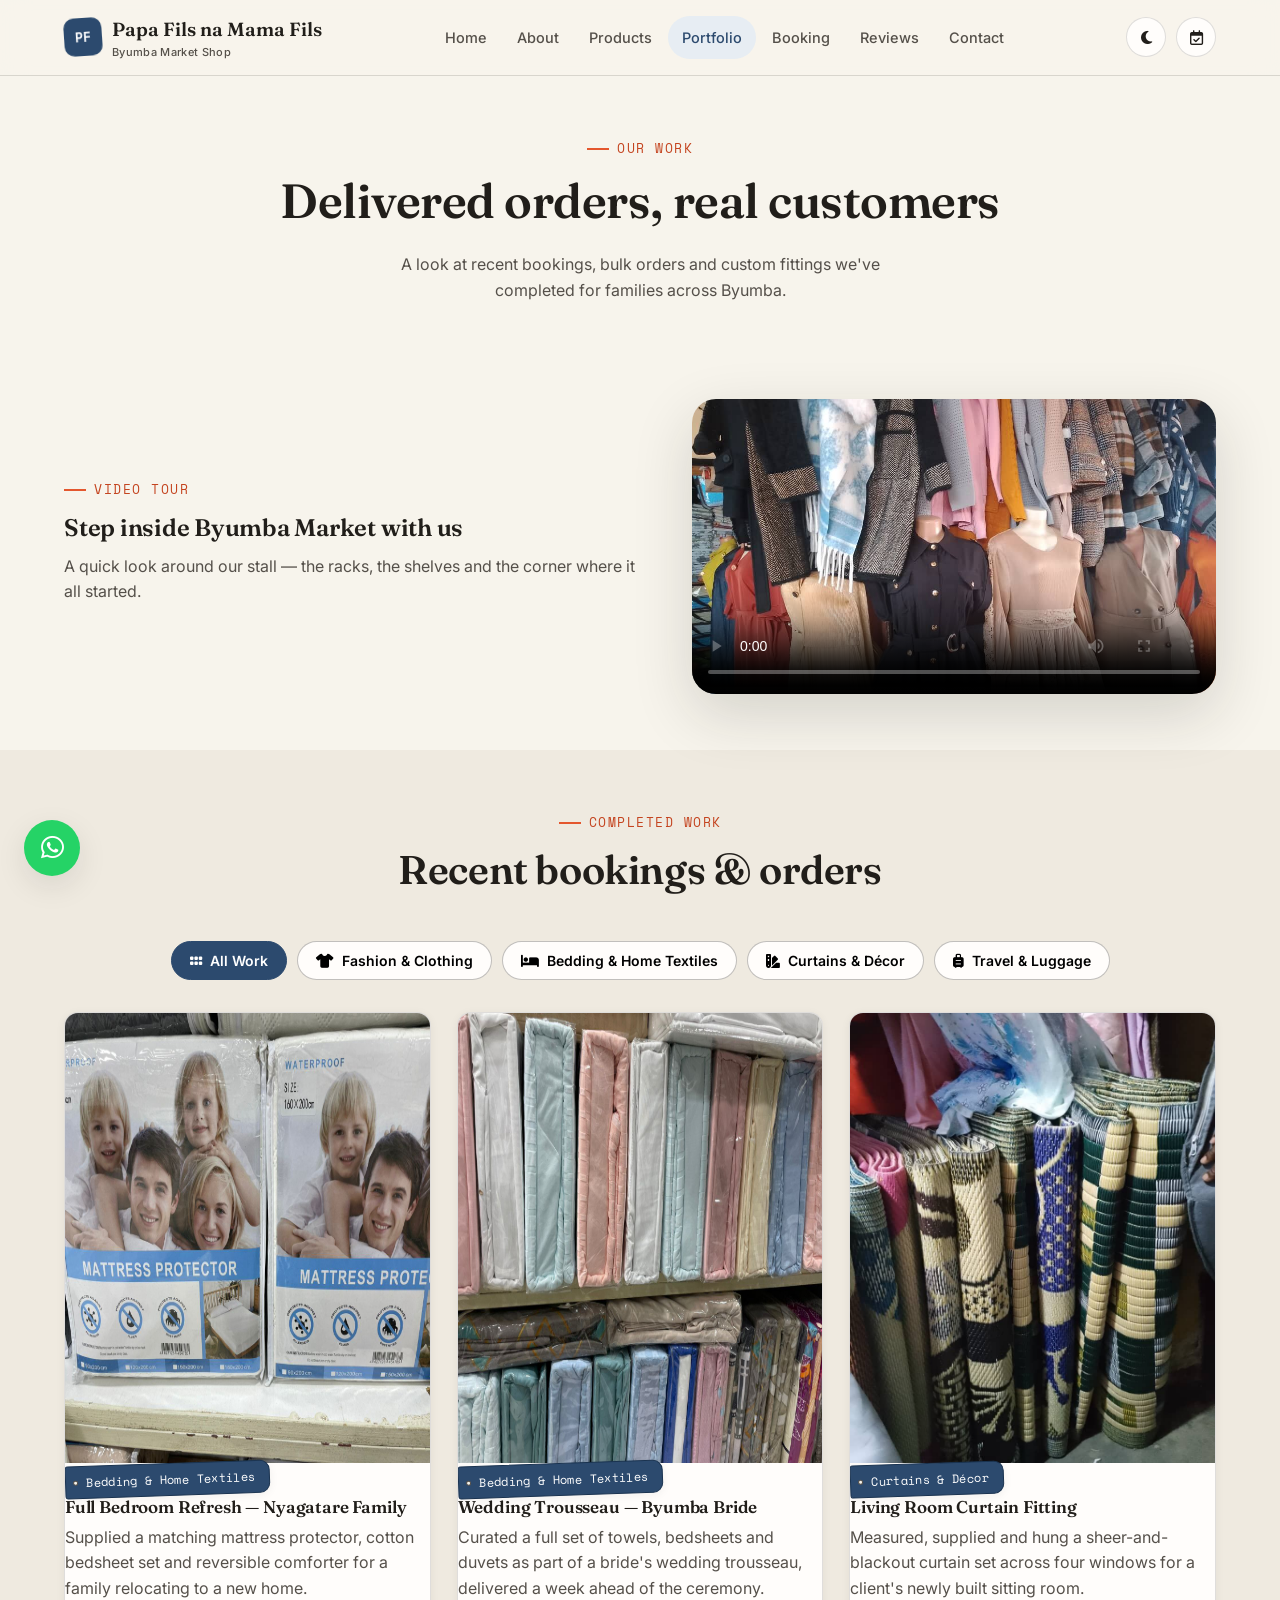
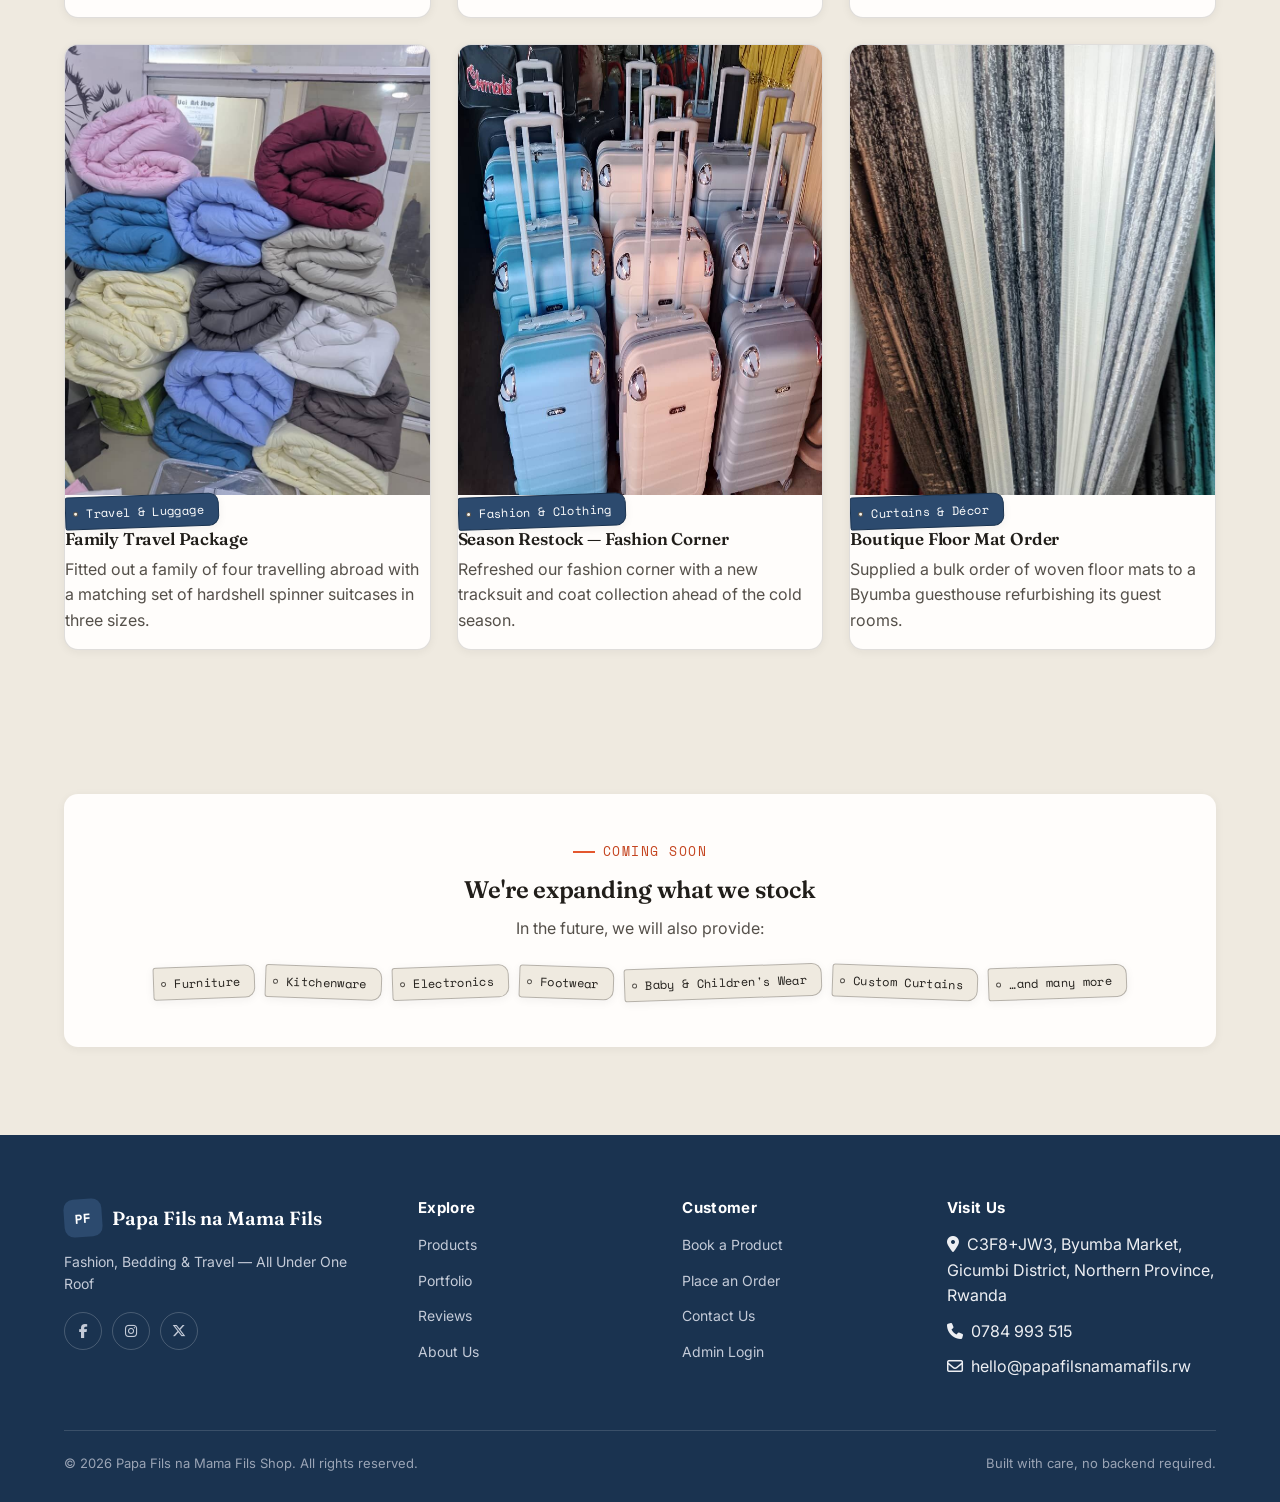
<file: portfolio.html>
<!DOCTYPE html>
<html lang="en">
<head>
<meta charset="UTF-8">
<meta name="viewport" content="width=device-width, initial-scale=1.0">
<title>Portfolio — Papa Fils na Mama Fils Shop</title>
<meta name="description" content="See completed work from Papa Fils na Mama Fils Shop — bedroom refreshes, curtain fittings, wedding trousseaus and travel packages delivered across Byumba.">
<link rel="canonical" href="https://papafilsnamamafils.rw/portfolio.html">
<meta property="og:type" content="website">
<meta property="og:title" content="Portfolio — Papa Fils na Mama Fils Shop">
<meta property="og:description" content="Completed work: bedroom refreshes, curtain fittings, wedding trousseaus and travel packages.">
<meta property="og:image" content="assets/images/curtains-3.jpeg">
<meta name="twitter:card" content="summary_large_image">

<link rel="preconnect" href="https://fonts.googleapis.com">
<link rel="preconnect" href="https://fonts.gstatic.com" crossorigin>
<link href="https://fonts.googleapis.com/css2?family=Fraunces:opsz,wght@9..144,500;9..144,600;9..144,700&family=Inter:wght@400;500;600;700&family=Space+Mono:wght@400;700&display=swap" rel="stylesheet">
<link rel="stylesheet" href="https://cdnjs.cloudflare.com/ajax/libs/font-awesome/6.5.1/css/all.min.css" integrity="sha512-DTOQO9RWCH3ppGqcWaEA1BIZOC6xxalwEsw9c2QQeAIftl+Vegovlnee1c9QX4TctnWMn13TZye+giMm8e2LwA==" crossorigin="anonymous" referrerpolicy="no-referrer">
<link rel="stylesheet" href="css/style.css">
</head>
<body data-page="portfolio">

<div id="loading-screen"><div class="mark">PF</div></div>
<header class="site-header" id="site-header"></header>

<main>
  <section class="breadcrumb-hero">
    <div class="container">
      <span class="eyebrow">Our Work</span>
      <h1>Delivered orders, real customers</h1>
      <p style="max-width:520px;margin:14px auto 0;">A look at recent bookings, bulk orders and custom fittings we've completed for families across Byumba.</p>
    </div>
  </section>

  <section class="section section--tight">
    <div class="container hero-grid" style="align-items:center;">
      <div>
        <span class="eyebrow">Video Tour</span>
        <h2>Step inside Byumba Market with us</h2>
        <p>A quick look around our stall — the racks, the shelves and the corner where it all started.</p>
      </div>
      <div class="hero-media-frame" style="aspect-ratio:16/9;">
        <video controls preload="metadata" poster="assets/images/duvets-stack.jpeg">
          <source src="assets/videos/shop-tour.mp4" type="video/mp4">
        </video>
      </div>
    </div>
  </section>

  <section class="section section--tight section--dim">
    <div class="container">
      <div class="section-head center">
        <span class="eyebrow">Completed Work</span>
        <h2>Recent bookings &amp; orders</h2>
      </div>
      <div class="cat-pill-row" id="portfolio-pills" style="margin-bottom:32px; justify-content:center;"></div>
      <div class="grid grid-3" id="portfolio-grid"></div>
    </div>
  </section>

  <section class="section section--dim">
    <div class="container">
      <div class="card" style="padding:48px 40px; text-align:center; border:none;">
        <span class="eyebrow" style="justify-content:center;">Coming Soon</span>
        <h2>We're expanding what we stock</h2>
        <p style="max-width:600px; margin:0 auto 24px;">In the future, we will also provide:</p>
        <div class="cat-pill-row" style="justify-content:center;">
          <span class="tag tag--muted">Furniture</span>
          <span class="tag tag--muted tag--rotate-r">Kitchenware</span>
          <span class="tag tag--muted">Electronics</span>
          <span class="tag tag--muted tag--rotate-r">Footwear</span>
          <span class="tag tag--muted">Baby &amp; Children's Wear</span>
          <span class="tag tag--muted tag--rotate-r">Custom Curtains</span>
          <span class="tag tag--muted">…and many more</span>
        </div>
      </div>
    </div>
  </section>
</main>

<footer class="site-footer" id="site-footer"></footer>
<a class="whatsapp-fab" id="whatsapp-fab" href="#" aria-label="Chat on WhatsApp"><i class="fa-brands fa-whatsapp"></i></a>
<button id="back-to-top" aria-label="Back to top"><i class="fa-solid fa-arrow-up"></i></button>

<script src="js/modules/seed-data.js"></script>
<script src="js/modules/utils.js"></script>
<script src="js/modules/storage.js"></script>
<script src="js/modules/store.js"></script>
<script src="js/modules/ui.js"></script>
<script src="js/modules/render.js"></script>
<script src="js/portfolio.js"></script>
<script>
  UI.init("portfolio");
  const biz = DataStore.getBusiness();
  document.getElementById("whatsapp-fab").href = Utils.waLink(biz.whatsapp, "Hello! I saw your portfolio and had a question.");
</script>
</body>
</html>
</file>
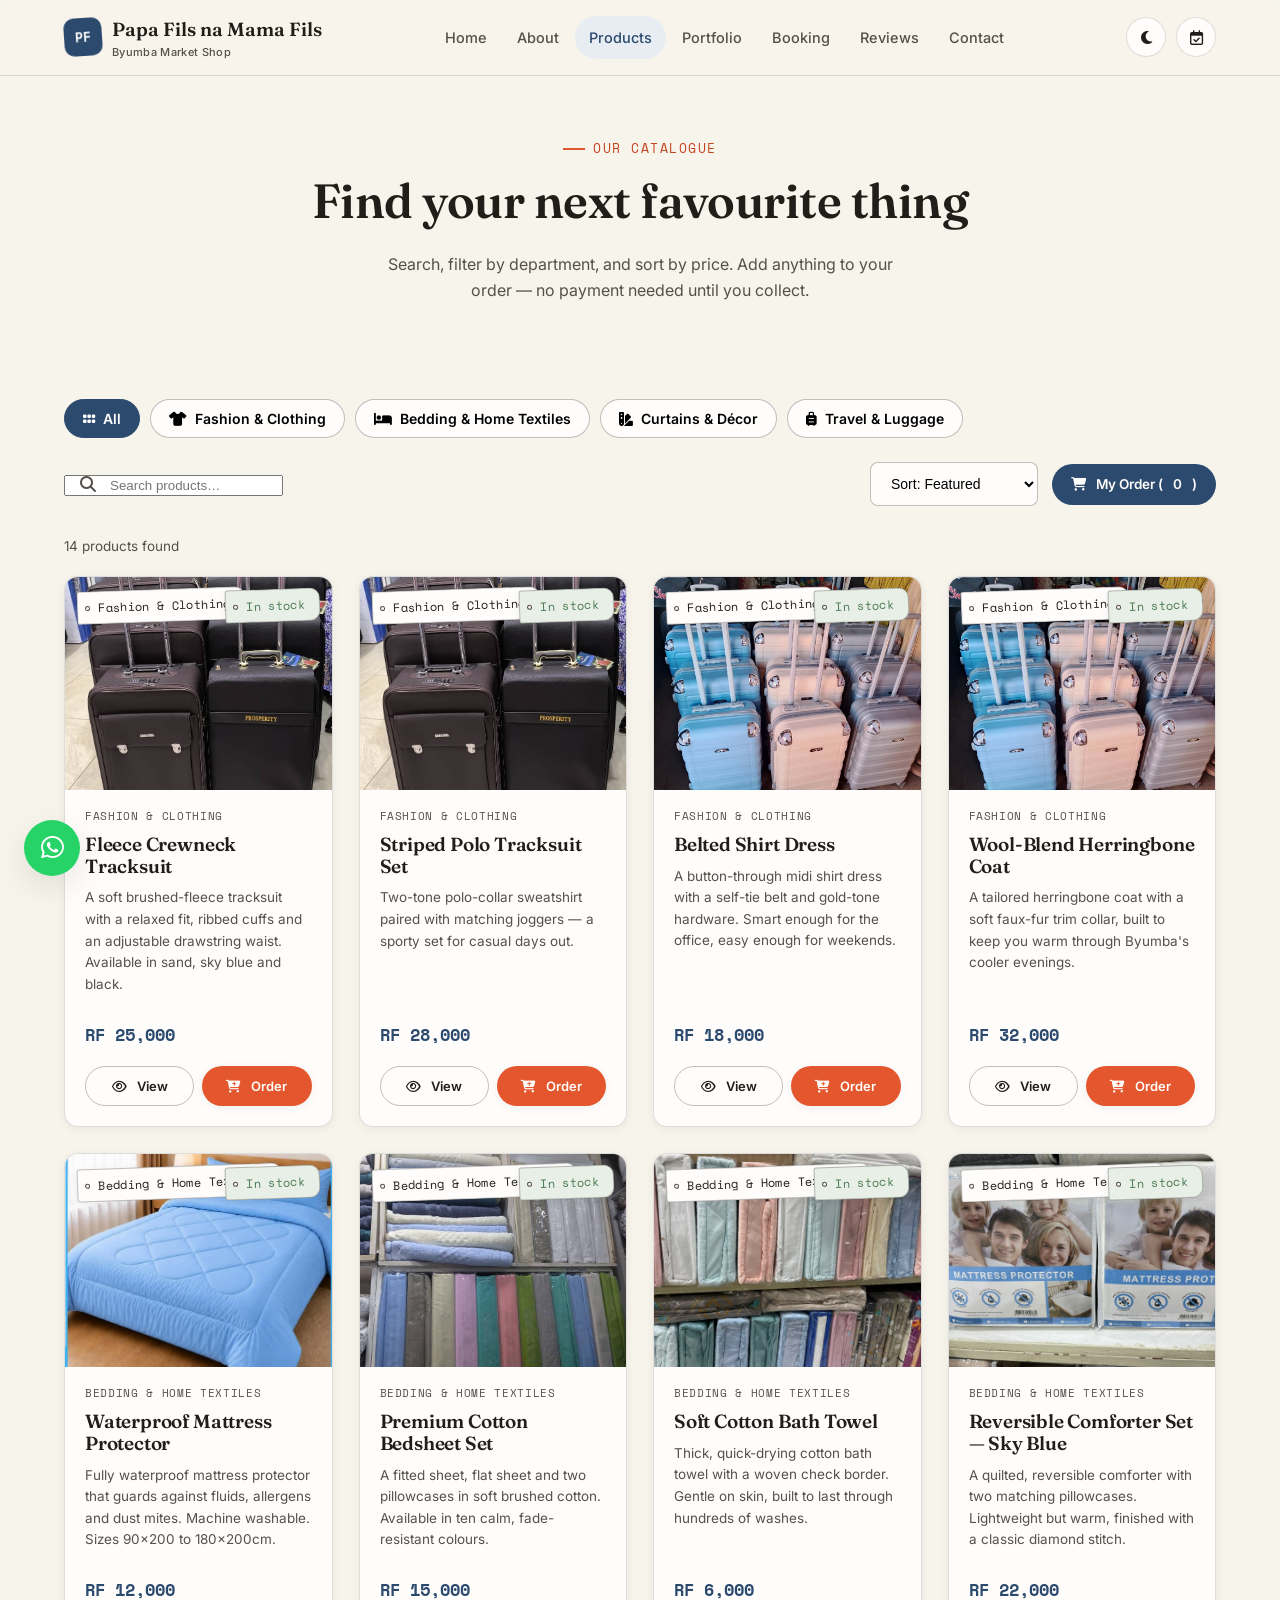
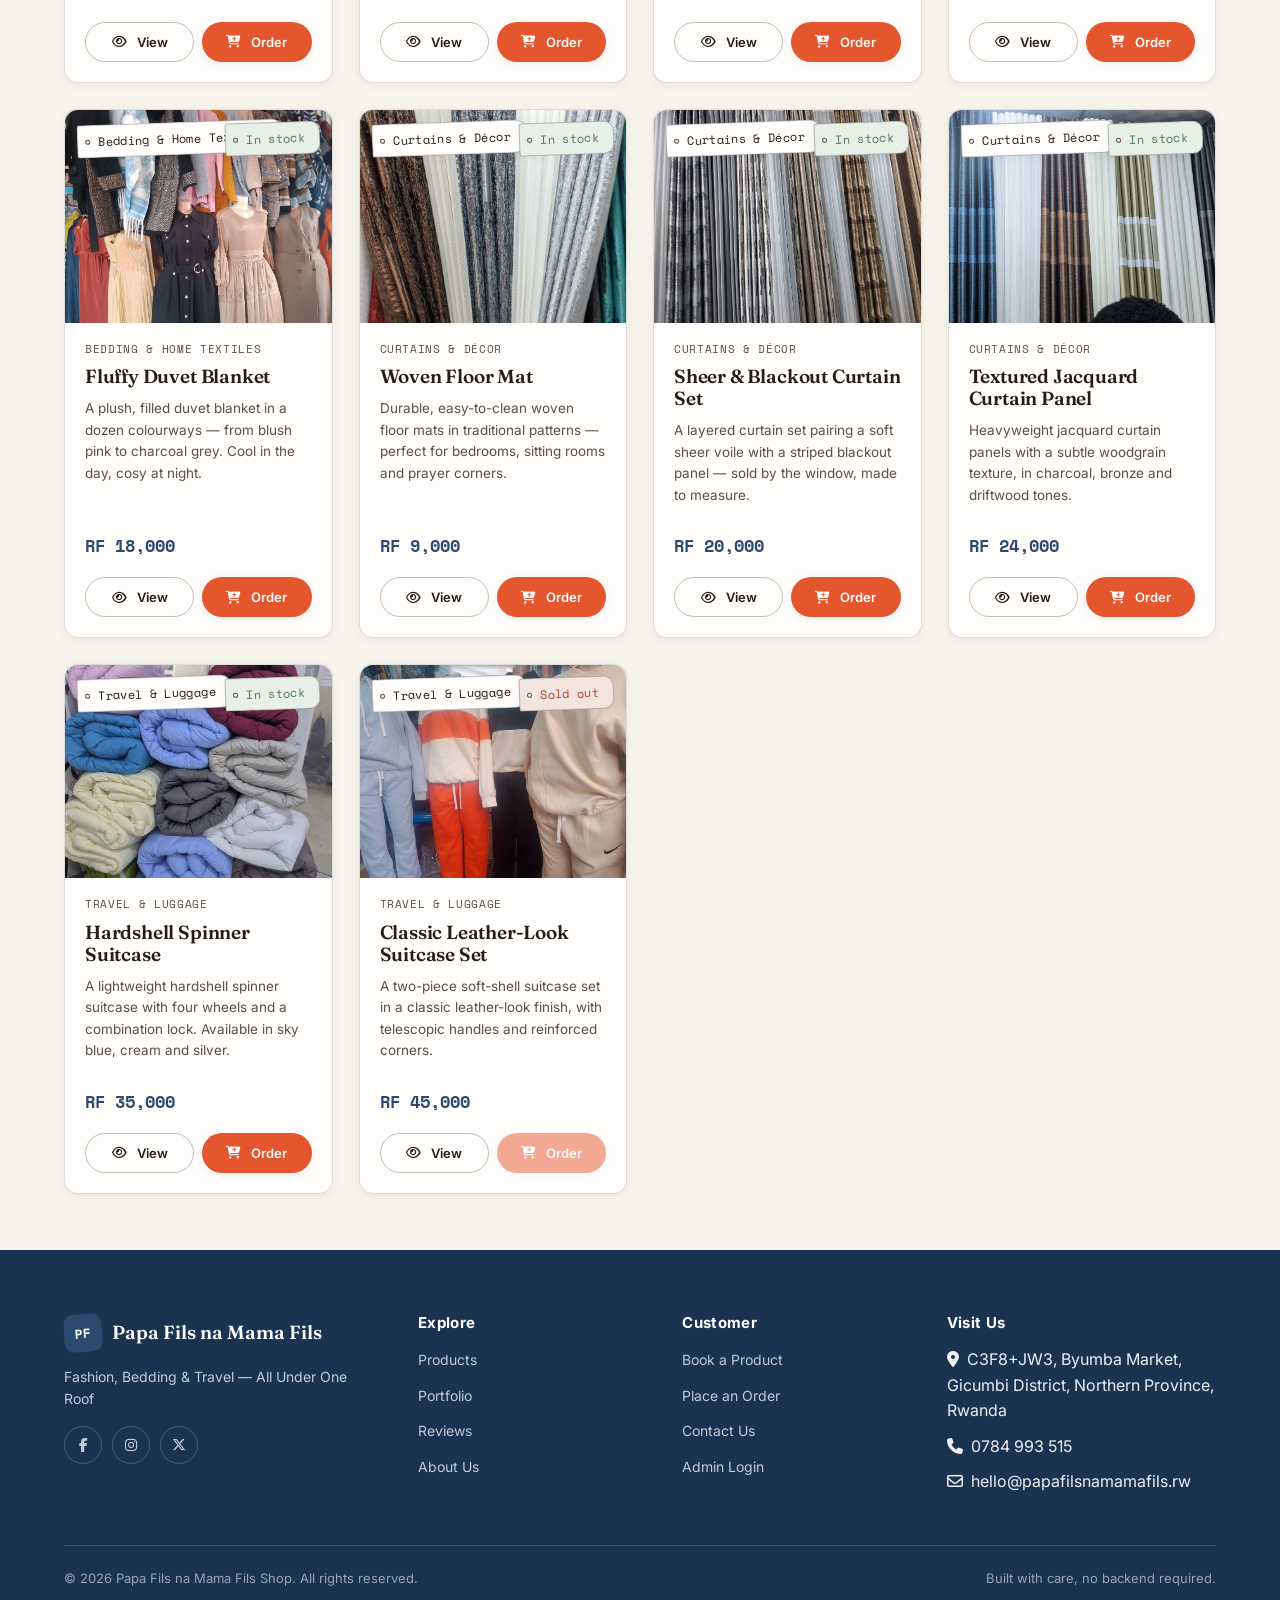
<file: products.html>
<!DOCTYPE html>
<html lang="en">
<head>
<meta charset="UTF-8">
<meta name="viewport" content="width=device-width, initial-scale=1.0">
<title>Products — Papa Fils na Mama Fils Shop</title>
<meta name="description" content="Browse fashion, bedding, curtains and luggage at Papa Fils na Mama Fils Shop, Byumba Market. Search, filter by category, sort by price, and order online.">
<link rel="canonical" href="https://papafilsnamamafils.rw/products.html">
<meta property="og:type" content="website">
<meta property="og:title" content="Products — Papa Fils na Mama Fils Shop">
<meta property="og:description" content="Fashion, bedding, curtains and luggage — browse and order online.">
<meta property="og:image" content="assets/images/bedsheets-shelf-1.jpeg">
<meta name="twitter:card" content="summary_large_image">

<link rel="preconnect" href="https://fonts.googleapis.com">
<link rel="preconnect" href="https://fonts.gstatic.com" crossorigin>
<link href="https://fonts.googleapis.com/css2?family=Fraunces:opsz,wght@9..144,500;9..144,600;9..144,700&family=Inter:wght@400;500;600;700&family=Space+Mono:wght@400;700&display=swap" rel="stylesheet">
<link rel="stylesheet" href="https://cdnjs.cloudflare.com/ajax/libs/font-awesome/6.5.1/css/all.min.css" integrity="sha512-DTOQO9RWCH3ppGqcWaEA1BIZOC6xxalwEsw9c2QQeAIftl+Vegovlnee1c9QX4TctnWMn13TZye+giMm8e2LwA==" crossorigin="anonymous" referrerpolicy="no-referrer">
<link rel="stylesheet" href="css/style.css">
</head>
<body data-page="products">

<div id="loading-screen"><div class="mark">PF</div></div>
<header class="site-header" id="site-header"></header>

<main>
  <section class="breadcrumb-hero">
    <div class="container">
      <span class="eyebrow">Our Catalogue</span>
      <h1>Find your next favourite thing</h1>
      <p style="max-width:520px;margin:14px auto 0;">Search, filter by department, and sort by price. Add anything to your order — no payment needed until you collect.</p>
    </div>
  </section>

  <section class="section section--tight">
    <div class="container">
      <div class="cat-pill-row" id="category-pills" style="margin-bottom:24px;"></div>

      <div class="toolbar">
        <div class="search-box">
          <i class="fa-solid fa-magnifying-glass"></i>
          <input type="search" id="product-search" placeholder="Search products…" aria-label="Search products">
        </div>
        <select id="product-sort" class="select-inline" aria-label="Sort products">
          <option value="default">Sort: Featured</option>
          <option value="price-asc">Price: Low to High</option>
          <option value="price-desc">Price: High to Low</option>
          <option value="name-asc">Name: A–Z</option>
        </select>
        <a href="order.html" class="btn btn-dark btn-sm"><i class="fa-solid fa-cart-shopping"></i> My Order (<span id="cart-count-badge">0</span>)</a>
      </div>

      <p id="result-count" style="font-size:13.5px;color:var(--ink-soft);margin-bottom:18px;"></p>

      <div class="grid grid-4" id="products-grid"></div>
      <div class="empty-state" id="products-empty" style="display:none;">
        <i class="fa-regular fa-face-frown"></i>
        <p>No products match your search. Try a different keyword or category.</p>
      </div>
    </div>
  </section>
</main>

<footer class="site-footer" id="site-footer"></footer>
<a class="whatsapp-fab" id="whatsapp-fab" href="#" aria-label="Chat on WhatsApp"><i class="fa-brands fa-whatsapp"></i></a>
<button id="back-to-top" aria-label="Back to top"><i class="fa-solid fa-arrow-up"></i></button>

<script src="js/modules/seed-data.js"></script>
<script src="js/modules/utils.js"></script>
<script src="js/modules/storage.js"></script>
<script src="js/modules/store.js"></script>
<script src="js/modules/ui.js"></script>
<script src="js/modules/render.js"></script>
<script src="js/products.js"></script>
<script>
  UI.init("products");
  const biz = DataStore.getBusiness();
  document.getElementById("whatsapp-fab").href = Utils.waLink(biz.whatsapp, "Hello! I have a question about a product.");
</script>
</body>
</html>
</file>
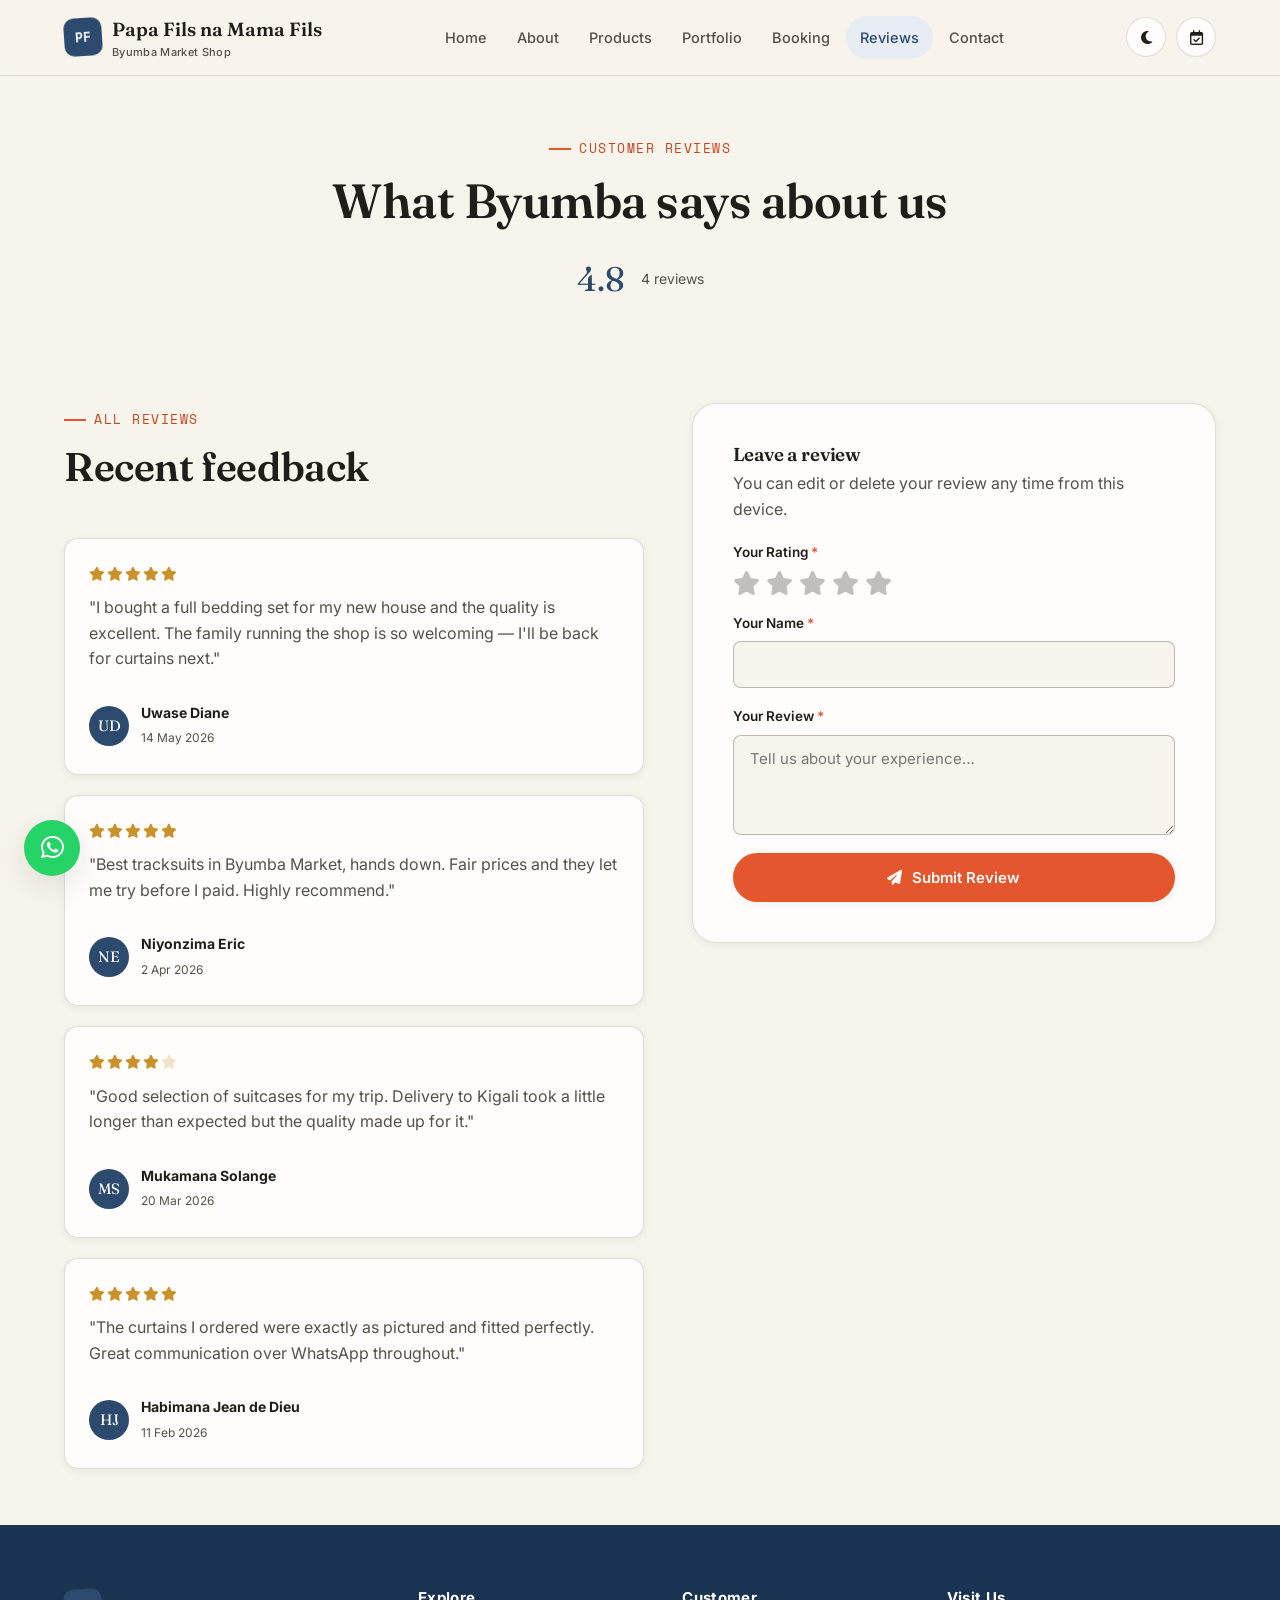
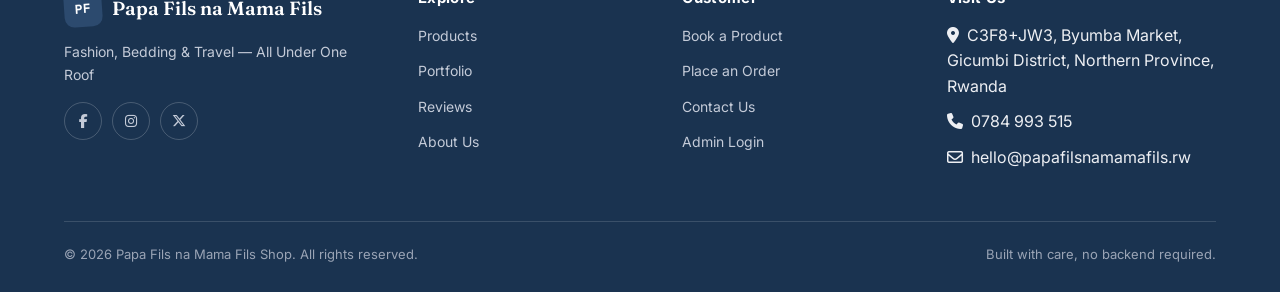
<file: reviews.html>
<!DOCTYPE html>
<html lang="en">
<head>
<meta charset="UTF-8">
<meta name="viewport" content="width=device-width, initial-scale=1.0">
<title>Customer Reviews — Papa Fils na Mama Fils Shop</title>
<meta name="description" content="Read what customers say about Papa Fils na Mama Fils Shop, and leave your own review.">
<link rel="canonical" href="https://papafilsnamamafils.rw/reviews.html">
<meta property="og:type" content="website">
<meta property="og:title" content="Customer Reviews — Papa Fils na Mama Fils Shop">
<meta property="og:description" content="Read what customers say, and leave your own review.">
<meta name="twitter:card" content="summary">

<link rel="preconnect" href="https://fonts.googleapis.com">
<link rel="preconnect" href="https://fonts.gstatic.com" crossorigin>
<link href="https://fonts.googleapis.com/css2?family=Fraunces:opsz,wght@9..144,500;9..144,600;9..144,700&family=Inter:wght@400;500;600;700&family=Space+Mono:wght@400;700&display=swap" rel="stylesheet">
<link rel="stylesheet" href="https://cdnjs.cloudflare.com/ajax/libs/font-awesome/6.5.1/css/all.min.css" integrity="sha512-DTOQO9RWCH3ppGqcWaEA1BIZOC6xxalwEsw9c2QQeAIftl+Vegovlnee1c9QX4TctnWMn13TZye+giMm8e2LwA==" crossorigin="anonymous" referrerpolicy="no-referrer">
<link rel="stylesheet" href="css/style.css">
</head>
<body data-page="reviews">

<div id="loading-screen"><div class="mark">PF</div></div>
<header class="site-header" id="site-header"></header>

<main>
  <section class="breadcrumb-hero">
    <div class="container">
      <span class="eyebrow">Customer Reviews</span>
      <h1>What Byumba says about us</h1>
      <div style="display:flex;gap:16px;justify-content:center;align-items:center;margin-top:18px;">
        <span style="font-family:var(--font-display);font-size:34px;color:var(--indigo);" id="avg-rating-display">—</span>
        <span style="color:var(--ink-soft);font-size:14px;" id="review-count-display"></span>
      </div>
    </div>
  </section>

  <section class="section section--tight">
    <div class="container hero-grid" style="align-items:flex-start;">
      <div>
        <div class="section-head">
          <span class="eyebrow">All Reviews</span>
          <h2>Recent feedback</h2>
        </div>
        <div class="grid grid-1" id="reviews-list" style="display:flex;flex-direction:column;gap:20px;"></div>
      </div>

      <div class="form-card">
        <h3 style="margin-bottom:6px;">Leave a review</h3>
        <p style="margin-bottom:20px;">You can edit or delete your review any time from this device.</p>
        <form id="review-form" novalidate>
          <div class="field">
            <label>Your Rating <span class="req">*</span></label>
            <div class="star-input" id="star-input" role="radiogroup" aria-label="Star rating"></div>
          </div>
          <div class="field">
            <label>Your Name <span class="req">*</span></label>
            <input type="text" name="reviewerName" required>
            <span class="error">Please enter your name.</span>
          </div>
          <div class="field">
            <label>Your Review <span class="req">*</span></label>
            <textarea name="reviewerComment" required placeholder="Tell us about your experience…"></textarea>
            <span class="error">Please write at least a few words.</span>
          </div>
          <button type="submit" class="btn btn-primary btn-block"><i class="fa-solid fa-paper-plane"></i> Submit Review</button>
        </form>
      </div>
    </div>
  </section>
</main>

<footer class="site-footer" id="site-footer"></footer>
<a class="whatsapp-fab" id="whatsapp-fab" href="#" aria-label="Chat on WhatsApp"><i class="fa-brands fa-whatsapp"></i></a>
<button id="back-to-top" aria-label="Back to top"><i class="fa-solid fa-arrow-up"></i></button>

<script src="js/modules/seed-data.js"></script>
<script src="js/modules/utils.js"></script>
<script src="js/modules/storage.js"></script>
<script src="js/modules/store.js"></script>
<script src="js/modules/ui.js"></script>
<script src="js/modules/render.js"></script>
<script src="js/reviews.js"></script>
<script>
  UI.init("reviews");
  const biz = DataStore.getBusiness();
  document.getElementById("whatsapp-fab").href = Utils.waLink(biz.whatsapp, "Hello!");
</script>
</body>
</html>
</file>
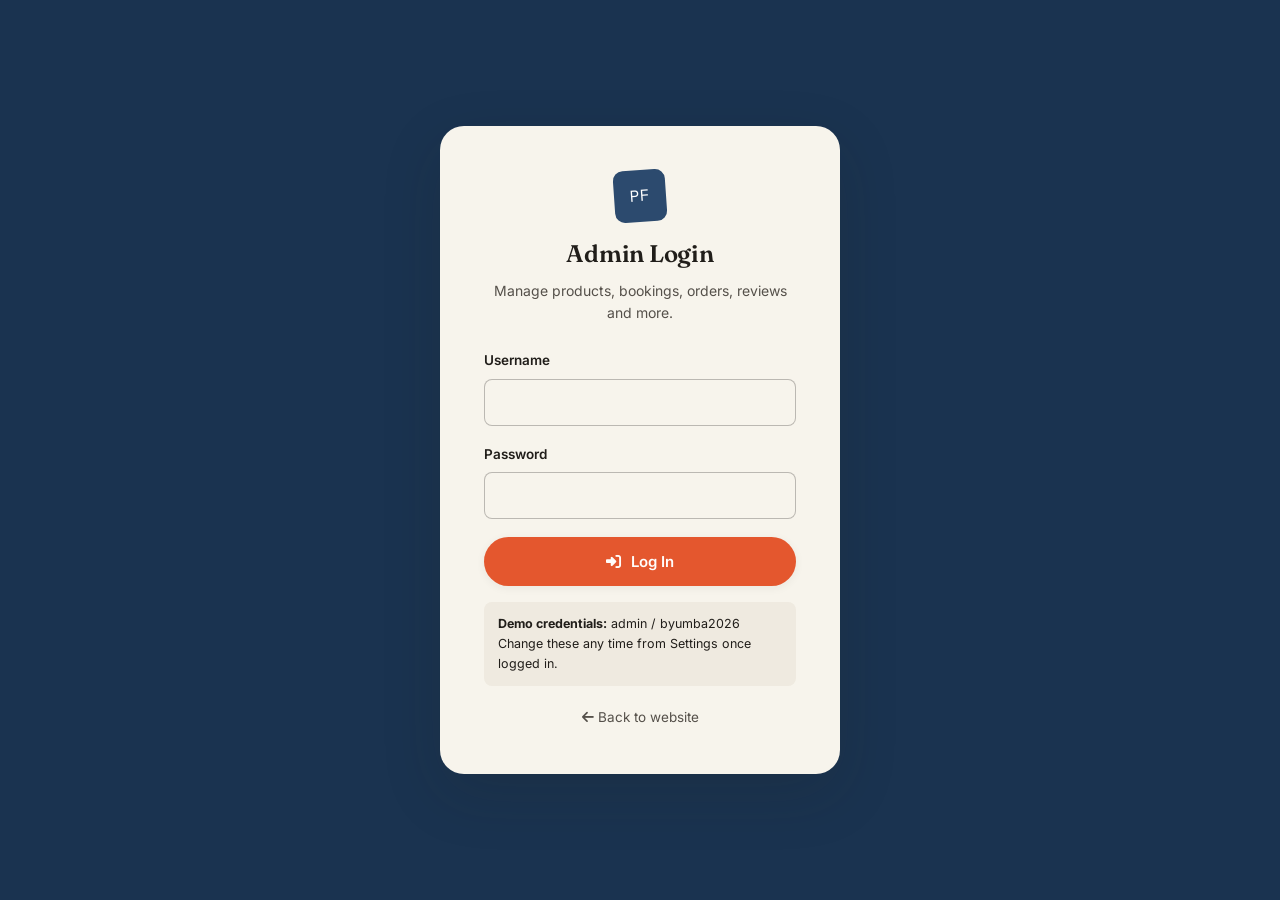
<file: admin/login.html>
<!DOCTYPE html>
<html lang="en">
<head>
<meta charset="UTF-8">
<meta name="viewport" content="width=device-width, initial-scale=1.0">
<title>Admin Login — Papa Fils na Mama Fils Shop</title>
<meta name="robots" content="noindex, nofollow">
<link rel="preconnect" href="https://fonts.googleapis.com">
<link rel="preconnect" href="https://fonts.gstatic.com" crossorigin>
<link href="https://fonts.googleapis.com/css2?family=Fraunces:opsz,wght@9..144,500;9..144,600;9..144,700&family=Inter:wght@400;500;600;700&family=Space+Mono:wght@400;700&display=swap" rel="stylesheet">
<link rel="stylesheet" href="https://cdnjs.cloudflare.com/ajax/libs/font-awesome/6.5.1/css/all.min.css" integrity="sha512-DTOQO9RWCH3ppGqcWaEA1BIZOC6xxalwEsw9c2QQeAIftl+Vegovlnee1c9QX4TctnWMn13TZye+giMm8e2LwA==" crossorigin="anonymous" referrerpolicy="no-referrer">
<link rel="stylesheet" href="../css/style.css">
<link rel="stylesheet" href="../css/admin.css">
</head>
<body class="admin-body">

<div class="admin-login-wrap">
  <div class="admin-login-card">
    <div class="brand-mark" style="width:52px;height:52px;font-size:16px;">PF</div>
    <h1>Admin Login</h1>
    <p class="sub">Manage products, bookings, orders, reviews and more.</p>

    <div class="toast error" id="login-error" style="display:none; margin-bottom:18px; width:100%; box-sizing:border-box;">
      <i class="fa-solid fa-circle-exclamation"></i>
      <span class="msg">Incorrect username or password. Please try again.</span>
    </div>

    <form id="admin-login-form" novalidate>
      <div class="field">
        <label>Username</label>
        <input type="text" name="adminUsername" autocomplete="username" required>
      </div>
      <div class="field">
        <label>Password</label>
        <input type="password" name="adminPassword" autocomplete="current-password" required>
      </div>
      <button type="submit" class="btn btn-primary btn-block"><i class="fa-solid fa-right-to-bracket"></i> Log In</button>
    </form>

    <div class="admin-hint">
      <strong>Demo credentials:</strong> admin / byumba2026<br>
      Change these any time from Settings once logged in.
    </div>
    <div style="text-align:center;margin-top:18px;">
      <a href="../index.html" style="font-size:13.5px;color:var(--ink-soft);"><i class="fa-solid fa-arrow-left"></i> Back to website</a>
    </div>
  </div>
</div>

<script src="../js/modules/seed-data.js"></script>
<script src="../js/modules/utils.js"></script>
<script src="../js/modules/storage.js"></script>
<script src="../js/modules/store.js"></script>
<script src="auth.js"></script>
</body>
</html>
</file>
<file: css/style.css>
/* =========================================================
   PAPA FILS NA MAMA FILS SHOP — DESIGN SYSTEM
   Palette: warm paper base, deep indigo primary (from the
   curtains/bedding stock), a terracotta CTA accent (from the
   tracksuits), gold for ratings, green for availability.
   Signature element: the rotated "swing tag" — a nod to the
   market price tags every product in the shop actually wears.
   ========================================================= */

:root{
  /* Color tokens */
  --paper: #F7F4EC;
  --paper-dim: #EFEAE0;
  --ink: #211E1A;
  --ink-soft: #55504A;
  --line: rgba(33, 30, 26, 0.14);
  --line-strong: rgba(33, 30, 26, 0.28);

  --indigo: #2C4A6E;
  --indigo-dark: #1A3350;
  --indigo-tint: #E7EDF3;

  --terracotta: #E4572E;
  --terracotta-dark: #C4441F;
  --terracotta-tint: #FBE6DE;

  --gold: #C9922B;
  --green: #4C7A52;
  --green-tint: #E7EFE6;

  --white: #FFFDFB;

  /* Type */
  --font-display: "Fraunces", "Georgia", serif;
  --font-body: "Inter", -apple-system, BlinkMacSystemFont, "Segoe UI", sans-serif;
  --font-tag: "Space Mono", "Courier New", monospace;

  /* Scale */
  --radius-sm: 8px;
  --radius-md: 14px;
  --radius-lg: 24px;
  --shadow-sm: 0 2px 10px rgba(33,30,26,0.06);
  --shadow-md: 0 10px 30px rgba(33,30,26,0.10);
  --shadow-lg: 0 20px 60px rgba(33,30,26,0.16);

  --container: 1200px;
  --nav-h: 76px;
}

[data-theme="dark"]{
  --paper: #1B1917;
  --paper-dim: #242220;
  --ink: #F3EFE8;
  --ink-soft: #C6C0B6;
  --line: rgba(255,255,255,0.12);
  --line-strong: rgba(255,255,255,0.22);
  --indigo-tint: #23324450;
  --white: #26231F;
  --terracotta-tint: #3A2620;
  --green-tint: #1F2A20;
}

*, *::before, *::after{ box-sizing: border-box; }
html{ scroll-behavior: smooth; }
html, body{ margin:0; padding:0; }
body{
  font-family: var(--font-body);
  background: var(--paper);
  color: var(--ink);
  line-height: 1.6;
  -webkit-font-smoothing: antialiased;
  transition: background .25s ease, color .25s ease;
}
img{ max-width:100%; display:block; }
a{ color: inherit; text-decoration:none; }
ul{ margin:0; padding:0; list-style:none; }
button{ font-family: inherit; }
h1,h2,h3,h4{ font-family: var(--font-display); font-weight:600; line-height:1.15; margin:0 0 .5em; letter-spacing:-0.01em; }
p{ margin:0 0 1em; color: var(--ink-soft); }
:focus-visible{ outline: 2px solid var(--terracotta); outline-offset: 3px; }

.container{ max-width: var(--container); margin:0 auto; padding: 0 24px; }
.section{ padding: 88px 0; }
.section--tight{ padding: 56px 0; }
.section--dim{ background: var(--paper-dim); }

.eyebrow{
  font-family: var(--font-tag);
  font-size: 12.5px;
  letter-spacing: .12em;
  text-transform: uppercase;
  color: var(--terracotta-dark);
  display:inline-flex;
  align-items:center;
  gap:8px;
  margin-bottom: 14px;
}
.eyebrow::before{ content:""; width:22px; height:2px; background: var(--terracotta); display:inline-block; }

.section-head{ max-width: 640px; margin-bottom: 48px; }
.section-head.center{ margin-left:auto; margin-right:auto; text-align:center; }
.section-head h2{ font-size: clamp(28px, 4vw, 40px); }
.section-head p{ font-size: 17px; }

/* ---------- Buttons ---------- */
.btn{
  display:inline-flex; align-items:center; justify-content:center; gap:10px;
  font-family: var(--font-body); font-weight:600; font-size:15px;
  padding: 14px 26px; border-radius: 999px; border:1px solid transparent;
  cursor:pointer; transition: transform .18s ease, box-shadow .18s ease, background .18s ease, color .18s ease;
  white-space: nowrap;
}
.btn:hover{ transform: translateY(-2px); }
.btn:active{ transform: translateY(0); }
.btn-primary{ background: var(--terracotta); color: var(--white); box-shadow: var(--shadow-sm); }
.btn-primary:hover{ background: var(--terracotta-dark); box-shadow: var(--shadow-md); }
.btn-dark{ background: var(--indigo); color: var(--white); }
.btn-dark:hover{ background: var(--indigo-dark); }
.btn-outline{ background: transparent; border-color: var(--line-strong); color: var(--ink); }
.btn-outline:hover{ border-color: var(--ink); }
.btn-ghost{ background: transparent; color: var(--ink); padding: 10px 6px; }
.btn-ghost:hover{ color: var(--terracotta); transform:none; }
.btn-sm{ padding: 9px 18px; font-size: 13.5px; }
.btn-block{ width:100%; }
.btn[disabled]{ opacity:.5; cursor:not-allowed; transform:none; }
.btn-danger{ background: #B3402A; color:#fff; }

/* ---------- Signature: swing price tag ---------- */
.tag{
  position: relative;
  display:inline-flex; align-items:center; gap:6px;
  font-family: var(--font-tag); font-size: 12px; letter-spacing:.03em;
  background: var(--white); color: var(--ink);
  padding: 6px 14px 6px 20px;
  border: 1px solid var(--line-strong);
  border-radius: 3px 10px 10px 3px;
  transform: rotate(-2deg);
  box-shadow: var(--shadow-sm);
}
.tag::before{
  content:""; position:absolute; left:7px; top:50%; transform: translateY(-50%);
  width:5px; height:5px; border-radius:50%;
  background: var(--paper); border: 1px solid var(--ink-soft);
}
.tag--indigo{ background: var(--indigo); color:#fff; border-color: var(--indigo-dark); }
.tag--green{ background: var(--green-tint); color: var(--green); }
.tag--gold{ color:var(--gold); }
.tag--muted{ background: var(--paper-dim); }
.tag--rotate-r{ transform: rotate(2deg); }

/* ---------- Nav ---------- */
.site-header{
  position: sticky; top:0; z-index: 500;
  height: var(--nav-h);
  display:flex; align-items:center;
  background: color-mix(in srgb, var(--paper) 88%, transparent);
  backdrop-filter: blur(14px) saturate(1.4);
  border-bottom: 1px solid var(--line);
  transition: background .25s ease;
}
.nav-row{ display:flex; align-items:center; justify-content:space-between; gap:16px; width:100%; }
.brand{ display:flex; align-items:center; gap:10px; font-family: var(--font-display); font-weight:600; font-size: 19px; }
.brand-mark{
  width:38px; height:38px; border-radius:10px; background: var(--indigo);
  color:#fff; display:flex; align-items:center; justify-content:center;
  font-family: var(--font-tag); font-size:13px; flex-shrink:0;
  transform: rotate(-4deg);
}
.brand small{ display:block; font-family: var(--font-body); font-weight:500; font-size:11px; color: var(--ink-soft); letter-spacing:.03em; }

.nav-links{ display:flex; align-items:center; gap:2px; }
.nav-links a{
  padding: 10px 14px; border-radius: 999px; font-size: 14.5px; font-weight: 500; color: var(--ink-soft);
  transition: background .15s ease, color .15s ease;
}
.nav-links a:hover, .nav-links a[aria-current="page"]{ background: var(--indigo-tint); color: var(--indigo); }
[data-theme="dark"] .nav-links a:hover, [data-theme="dark"] .nav-links a[aria-current="page"]{ color: #fff; }

.nav-actions{ display:flex; align-items:center; gap:10px; }
.icon-btn{
  width:40px; height:40px; border-radius:50%; border:1px solid var(--line);
  display:flex; align-items:center; justify-content:center; background: var(--white);
  cursor:pointer; color: var(--ink); font-size:15px; transition: border-color .15s, color .15s;
}
.icon-btn:hover{ border-color: var(--ink-soft); color: var(--terracotta); }
.nav-toggle{ display:none; }

.mobile-menu{
  position: fixed; inset: var(--nav-h) 0 0 0; background: var(--paper);
  z-index: 490; padding: 24px; transform: translateX(100%); transition: transform .3s ease;
  overflow-y:auto;
}
.mobile-menu.open{ transform: translateX(0); }
.mobile-menu a{ display:block; padding: 16px 4px; font-size: 20px; font-family: var(--font-display); border-bottom: 1px solid var(--line); }

/* ---------- Hero ---------- */
.hero{ position: relative; overflow:hidden; padding: 64px 0 96px; }
.hero-grid{ display:grid; grid-template-columns: 1.05fr .95fr; gap: 48px; align-items:center; }
.hero h1{ font-size: clamp(38px, 5.6vw, 66px); }
.hero-lede{ font-size: 18px; max-width: 46ch; }
.hero-cta-row{ display:flex; gap:14px; flex-wrap:wrap; margin: 28px 0; }
.hero-trust{ display:flex; gap:22px; flex-wrap:wrap; margin-top: 20px; }
.hero-trust div{ display:flex; align-items:center; gap:9px; font-size: 13.5px; color: var(--ink-soft); }
.hero-trust i{ color: var(--green); }

.hero-media{ position: relative; }
.hero-media-frame{
  position: relative; border-radius: var(--radius-lg); overflow:hidden; box-shadow: var(--shadow-lg);
  aspect-ratio: 4/5;
}
.hero-media-frame video, .hero-media-frame img{ width:100%; height:100%; object-fit:cover; }
.hero-floating-tag{
  position: absolute; bottom: -18px; left: -18px; z-index: 5;
  background: var(--white); border-radius: var(--radius-md); padding: 16px 20px;
  box-shadow: var(--shadow-md); display:flex; align-items:center; gap:12px;
  transform: rotate(-3deg);
  border: 1px solid var(--line);
}
.hero-floating-tag i{ color: var(--gold); font-size: 20px; }
.hero-floating-tag strong{ display:block; font-family: var(--font-display); font-size: 18px; }
.hero-floating-tag span{ font-size: 12px; color: var(--ink-soft); }

.stitch-divider{
  height: 2px; border-top: 2px dashed var(--line-strong); margin: 0;
}

/* ---------- Stats ---------- */
.stats-strip{ display:grid; grid-template-columns: repeat(4, 1fr); gap: 24px; }
.stat-card{ text-align:center; padding: 28px 12px; }
.stat-card .num{ font-family: var(--font-display); font-size: clamp(30px,4vw,44px); color: var(--indigo); }
.stat-card .label{ font-size: 13.5px; color: var(--ink-soft); letter-spacing:.02em; }

/* ---------- Cards ---------- */
.grid{ display:grid; gap: 26px; }
.grid-4{ grid-template-columns: repeat(4, 1fr); }
.grid-3{ grid-template-columns: repeat(3, 1fr); }
.grid-2{ grid-template-columns: repeat(2, 1fr); }

.card{
  background: var(--white); border-radius: var(--radius-md); overflow:hidden;
  border: 1px solid var(--line); box-shadow: var(--shadow-sm);
  transition: transform .2s ease, box-shadow .2s ease;
  display:flex; flex-direction:column;
}
.card:hover{ transform: translateY(-5px); box-shadow: var(--shadow-md); }

.product-card .thumb{ position:relative; aspect-ratio: 4/3.2; overflow:hidden; background: var(--paper-dim); }
.product-card .thumb img{ width:100%; height:100%; object-fit:cover; transition: transform .5s ease; }
.product-card:hover .thumb img{ transform: scale(1.06); }
.product-card .thumb .tag{ position:absolute; top:12px; left:12px; }
.product-card .thumb .tag.avail-tag{ left:auto; right:12px; }
.product-card .body{ padding: 18px 20px 20px; display:flex; flex-direction:column; gap:8px; flex:1; }
.product-card .cat{ font-family: var(--font-tag); font-size:11px; letter-spacing:.06em; text-transform:uppercase; color: var(--ink-soft); }
.product-card h3{ font-size: 19px; margin-bottom:2px; }
.product-card .desc{ font-size: 13.5px; flex:1; }
.product-card .price-row{ display:flex; align-items:center; justify-content:space-between; margin-top:4px; }
.price{ font-family: var(--font-tag); font-weight:700; font-size: 17px; color: var(--indigo); }
.product-card .actions{ display:flex; gap:8px; margin-top: 10px; }
.product-card .actions .btn{ flex:1; padding: 11px 12px; font-size:13px; }

.why-card{ padding: 30px 24px; text-align:left; }
.why-card i{ width:52px; height:52px; border-radius:14px; background: var(--indigo-tint); color: var(--indigo); display:flex; align-items:center; justify-content:center; font-size:20px; margin-bottom: 18px; }
.why-card h3{ font-size:18px; }
.why-card p{ font-size: 14.5px; margin:0; }

.value-card{ padding: 26px; }
.value-card .num{ font-family: var(--font-tag); color: var(--terracotta); font-size: 13px; margin-bottom: 10px; display:block; }

.cat-pill-row{ display:flex; flex-wrap:wrap; gap:10px; }
.cat-pill{
  padding: 10px 18px; border-radius: 999px; border:1px solid var(--line-strong); font-size: 14px; font-weight:600;
  background: var(--white); cursor:pointer; transition: all .15s ease; display:flex; align-items:center; gap:8px;
}
.cat-pill:hover{ border-color: var(--indigo); }
.cat-pill.active{ background: var(--indigo); border-color: var(--indigo); color:#fff; }

/* ---------- Gallery ---------- */
.gallery-grid{ display:grid; grid-template-columns: repeat(4, 1fr); grid-auto-rows: 160px; gap: 14px; }
.gallery-grid a{ border-radius: var(--radius-sm); overflow:hidden; position:relative; display:block; }
.gallery-grid img{ width:100%; height:100%; object-fit:cover; transition: transform .4s ease; }
.gallery-grid a:hover img{ transform: scale(1.08); }
.gallery-grid .tall{ grid-row: span 2; }
.gallery-grid .wide{ grid-column: span 2; }

/* ---------- Reviews ---------- */
.review-card{ padding: 24px; }
.stars{ color: var(--gold); font-size: 14px; letter-spacing:2px; margin-bottom:10px; }
.review-card .who{ display:flex; align-items:center; gap:12px; margin-top: 14px; }
.avatar{
  width:40px; height:40px; border-radius:50%; background: var(--indigo); color:#fff;
  display:flex; align-items:center; justify-content:center; font-family: var(--font-display); font-size:15px; flex-shrink:0;
}
.who strong{ display:block; font-size:14px; }
.who span{ font-size:12px; color: var(--ink-soft); }
.review-card .review-actions{ display:flex; gap:10px; margin-top:14px; }

/* ---------- Forms ---------- */
.form-card{ background: var(--white); border-radius: var(--radius-lg); padding: 40px; border:1px solid var(--line); box-shadow: var(--shadow-sm); }
.form-grid{ display:grid; grid-template-columns: 1fr 1fr; gap: 20px; }
.field{ display:flex; flex-direction:column; gap:7px; margin-bottom: 18px; }
.field.full{ grid-column: 1 / -1; }
.field label{ font-size: 13.5px; font-weight:600; }
.field .req{ color: var(--terracotta); }
.field input, .field select, .field textarea{
  font-family: var(--font-body); font-size: 15px; padding: 13px 16px; border-radius: var(--radius-sm);
  border: 1px solid var(--line-strong); background: var(--paper); color: var(--ink); width:100%;
  transition: border-color .15s ease, box-shadow .15s ease;
}
.field input:focus, .field select:focus, .field textarea:focus{ border-color: var(--indigo); box-shadow: 0 0 0 3px var(--indigo-tint); outline:none; }
.field textarea{ resize: vertical; min-height: 100px; }
.field .hint{ font-size:12px; color: var(--ink-soft); }
.field .error{ font-size:12px; color: var(--terracotta-dark); display:none; }
.field.invalid input, .field.invalid select, .field.invalid textarea{ border-color: var(--terracotta-dark); }
.field.invalid .error{ display:block; }
.star-input{ display:flex; gap:6px; font-size: 24px; color: var(--line-strong); cursor:pointer; }
.star-input i.active{ color: var(--gold); }

/* ---------- Info blocks (contact/about) ---------- */
.info-list{ display:flex; flex-direction:column; gap: 22px; }
.info-item{ display:flex; gap:16px; align-items:flex-start; }
.info-item i{ width:44px; height:44px; border-radius:12px; background: var(--indigo-tint); color: var(--indigo); display:flex; align-items:center; justify-content:center; flex-shrink:0; }
.info-item strong{ display:block; font-size:15px; }
.info-item span, .info-item p{ font-size: 14px; margin:0; }
.map-frame{ border-radius: var(--radius-md); overflow:hidden; border:1px solid var(--line); height: 320px; }
.map-frame iframe{ width:100%; height:100%; border:0; }

/* ---------- Footer ---------- */
.site-footer{ background: var(--indigo-dark); color: #EDEFF3; padding: 64px 0 28px; }
.footer-grid{ display:grid; grid-template-columns: 1.4fr 1fr 1fr 1.2fr; gap: 40px; margin-bottom: 40px; }
.site-footer h4{ color:#fff; font-size:15px; margin-bottom:16px; font-family: var(--font-body); font-weight:700; letter-spacing:.02em; }
.site-footer p, .site-footer a{ color: #C4CBD8; font-size: 14px; }
.site-footer ul li{ margin-bottom: 10px; }
.site-footer a:hover{ color:#fff; }
.footer-social{ display:flex; gap:10px; margin-top:16px; }
.footer-social a{ width:38px; height:38px; border-radius:50%; border:1px solid rgba(255,255,255,.2); display:flex; align-items:center; justify-content:center; }
.footer-bottom{ border-top: 1px solid rgba(255,255,255,.14); padding-top: 22px; display:flex; justify-content:space-between; align-items:center; font-size:13px; color:#9AA4B5; flex-wrap:wrap; gap:10px; }

/* ---------- Utility widgets ---------- */
#loading-screen{
  position:fixed; inset:0; background: var(--paper); z-index: 9999;
  display:flex; align-items:center; justify-content:center; flex-direction:column; gap:16px;
  transition: opacity .4s ease, visibility .4s ease;
}
#loading-screen .mark{ width:56px; height:56px; border-radius:16px; background: var(--indigo); color:#fff; display:flex; align-items:center; justify-content:center; font-family: var(--font-tag); font-size:16px; animation: pulse 1.1s ease-in-out infinite; }
@keyframes pulse{ 0%,100%{ transform: scale(1); } 50%{ transform: scale(.88); } }
#loading-screen.hide{ opacity:0; visibility:hidden; }

#back-to-top{
  position: fixed; right: 24px; bottom: 24px; z-index: 400;
  width:48px; height:48px; border-radius:50%; background: var(--indigo); color:#fff; border:none;
  display:flex; align-items:center; justify-content:center; cursor:pointer; box-shadow: var(--shadow-md);
  opacity:0; visibility:hidden; transform: translateY(10px); transition: all .25s ease;
}
#back-to-top.show{ opacity:1; visibility:visible; transform:none; }

.whatsapp-fab{
  position: fixed; left: 24px; bottom: 24px; z-index: 400;
  width:56px; height:56px; border-radius:50%; background:#25D366; color:#fff;
  display:flex; align-items:center; justify-content:center; font-size:26px; box-shadow: var(--shadow-md);
  animation: fabpop .5s ease .6s both;
}
@keyframes fabpop{ from{ transform: scale(0); } to{ transform: scale(1); } }

.toast-stack{ position: fixed; top: 96px; right: 24px; z-index: 6000; display:flex; flex-direction:column; gap:10px; }
.toast{
  background: var(--white); border: 1px solid var(--line); border-left: 4px solid var(--indigo);
  border-radius: var(--radius-sm); padding: 14px 18px; box-shadow: var(--shadow-md);
  display:flex; align-items:center; gap:12px; min-width: 280px; max-width: 360px;
  animation: toastin .25s ease;
}
.toast.success{ border-left-color: var(--green); }
.toast.error{ border-left-color: var(--terracotta-dark); }
.toast i{ font-size:18px; }
.toast.success i{ color: var(--green); }
.toast.error i{ color: var(--terracotta-dark); }
.toast .msg{ font-size: 13.5px; flex:1; }
@keyframes toastin{ from{ opacity:0; transform: translateX(20px); } to{ opacity:1; transform:none; } }

.modal-overlay{
  position: fixed; inset:0; background: rgba(20,18,15,.55); z-index: 5000;
  display:flex; align-items:center; justify-content:center; padding: 20px;
  opacity:0; visibility:hidden; transition: opacity .2s ease, visibility .2s ease;
}
.modal-overlay.open{ opacity:1; visibility:visible; }
.modal{
  background: var(--paper); border-radius: var(--radius-lg); padding: 32px; max-width: 480px; width:100%;
  box-shadow: var(--shadow-lg); max-height: 88vh; overflow-y:auto;
  transform: translateY(16px) scale(.98); transition: transform .2s ease;
}
.modal-overlay.open .modal{ transform:none; }
.modal-close{ float:right; }
.modal h3{ font-size: 22px; }

.breadcrumb-hero{ padding: 56px 0 40px; text-align:center; }
.breadcrumb-hero .eyebrow{ justify-content:center; }
.breadcrumb-hero h1{ font-size: clamp(32px,5vw,48px); }

.empty-state{ text-align:center; padding: 60px 20px; color: var(--ink-soft); }
.empty-state i{ font-size: 40px; color: var(--line-strong); margin-bottom:16px; display:block; }

/* Skeleton loading */
.skel{ background: linear-gradient(90deg, var(--paper-dim) 25%, var(--line) 37%, var(--paper-dim) 63%); background-size: 400% 100%; animation: skel 1.4s ease infinite; border-radius: var(--radius-sm); }
@keyframes skel{ 0%{ background-position: 100% 50%; } 100%{ background-position: 0 50%; } }

/* 404 */
.page-404{ min-height: 70vh; display:flex; align-items:center; justify-content:center; text-align:center; padding: 60px 20px; }
.page-404 .code{ font-family: var(--font-display); font-size: clamp(90px,18vw,180px); color: var(--indigo); line-height:1; }

/* Booking/order summary chip */
.chip{ display:inline-flex; align-items:center; gap:8px; background: var(--paper-dim); border-radius:999px; padding:8px 14px; font-size:13px; }
.chip button{ background:none; border:none; cursor:pointer; color: var(--ink-soft); }

.cart-line{ display:flex; align-items:center; gap:14px; padding:14px 0; border-bottom:1px solid var(--line); }
.cart-line img{ width:56px; height:56px; object-fit:cover; border-radius:8px; }
.cart-line .info{ flex:1; }
.cart-line .info h4{ font-size:14.5px; margin:0; }
.cart-line .qty-ctrl{ display:flex; align-items:center; gap:8px; }
.qty-ctrl button{ width:28px; height:28px; border-radius:50%; border:1px solid var(--line-strong); background:var(--white); cursor:pointer; }
.cart-total-row{ display:flex; justify-content:space-between; font-family: var(--font-tag); font-size:17px; padding-top:16px; margin-top:6px; border-top: 2px dashed var(--line-strong); }

/* Filter/sort bar */
.toolbar{ display:flex; flex-wrap:wrap; gap:14px; align-items:center; justify-content:space-between; margin-bottom: 30px; }
.search-box{ position:relative; flex:1; min-width: 240px; }
.search-box i{ position:absolute; left:16px; top:50%; transform:translateY(-50%); color: var(--ink-soft); }
.search-box input{ padding-left: 44px; }
.select-inline{ padding: 12px 16px; border-radius: var(--radius-sm); border:1px solid var(--line-strong); background: var(--white); font-size:14px; }

/* Dark mode toggle icon swap */
[data-theme="dark"] .icon-sun{ display:inline; }
[data-theme="dark"] .icon-moon{ display:none; }
.icon-moon{ display:inline; }
.icon-sun{ display:none; }

/* ---------- Responsive ---------- */
@media (max-width: 1080px){
  .grid-4{ grid-template-columns: repeat(2,1fr); }
  .stats-strip{ grid-template-columns: repeat(2,1fr); }
  .gallery-grid{ grid-template-columns: repeat(3,1fr); }
  .footer-grid{ grid-template-columns: 1fr 1fr; }
}
@media (max-width: 900px){
  .hero-grid{ grid-template-columns: 1fr; }
  .hero-media{ order:-1; }
  .form-grid{ grid-template-columns: 1fr; }
  .grid-3{ grid-template-columns: repeat(2,1fr); }
}
@media (max-width: 720px){
  .nav-links{ display:none; }
  .nav-toggle{ display:flex; }
  .grid-2, .grid-3, .grid-4{ grid-template-columns: 1fr 1fr; }
  .gallery-grid{ grid-template-columns: repeat(2,1fr); }
  .stats-strip{ grid-template-columns: repeat(2,1fr); }
  .section{ padding: 60px 0; }
  .form-card{ padding: 24px; }
}
@media (max-width: 520px){
  .grid-2, .grid-3, .grid-4{ grid-template-columns: 1fr; }
  .footer-grid{ grid-template-columns: 1fr; }
  .hero-cta-row .btn{ flex:1; }
}
@media (prefers-reduced-motion: reduce){
  *{ animation-duration: 0.001ms !important; transition-duration: 0.001ms !important; scroll-behavior:auto !important; }
}
</file>
<file: css/admin.css>
/* Admin dashboard — extends style.css tokens */
body.admin-body{ background: var(--paper-dim); }

.admin-shell{ display:grid; grid-template-columns: 260px 1fr; min-height:100vh; }
.admin-sidebar{
  background: var(--indigo-dark); color:#fff; padding: 24px 16px; position:sticky; top:0; height:100vh; overflow-y:auto;
}
.admin-brand{ display:flex; align-items:center; gap:10px; padding: 8px 10px 26px; font-family: var(--font-display); font-size:18px; }
.admin-brand .brand-mark{ background:#fff; color: var(--indigo-dark); }
.admin-nav a{
  display:flex; align-items:center; gap:12px; padding: 12px 14px; border-radius: 10px; color:#C7CEDB; font-size:14.5px; margin-bottom:4px; font-weight:500;
}
.admin-nav a i{ width:18px; text-align:center; }
.admin-nav a:hover{ background: rgba(255,255,255,.08); color:#fff; }
.admin-nav a.active{ background: var(--terracotta); color:#fff; }
.admin-nav .divider{ height:1px; background: rgba(255,255,255,.12); margin: 16px 6px; }
.admin-logout{ margin-top: 20px; }

.admin-main{ padding: 28px 32px 60px; max-width: 100%; overflow-x:hidden; }
.admin-view{ display:none; }
.admin-view.active{ display:block; animation: adminfade .2s ease; }
@keyframes adminfade{ from{ opacity:0; transform:translateY(6px);} to{ opacity:1; transform:none; } }
.admin-topbar{ display:flex; justify-content:space-between; align-items:center; margin-bottom: 28px; flex-wrap:wrap; gap:14px; }
.admin-topbar h1{ font-size: 26px; margin:0; }
.admin-topbar .subtitle{ color: var(--ink-soft); font-size:14px; }

.kpi-grid{ display:grid; grid-template-columns: repeat(4,1fr); gap:20px; margin-bottom: 32px; }
.kpi-card{ background: var(--white); border:1px solid var(--line); border-radius: var(--radius-md); padding: 22px; box-shadow: var(--shadow-sm); }
.kpi-card .top{ display:flex; justify-content:space-between; align-items:flex-start; }
.kpi-card i{ width:40px; height:40px; border-radius:10px; display:flex; align-items:center; justify-content:center; font-size:16px; background: var(--indigo-tint); color: var(--indigo); }
.kpi-card .num{ font-family: var(--font-display); font-size:32px; margin: 12px 0 2px; }
.kpi-card .label{ font-size:13px; color: var(--ink-soft); }

.admin-panel{ background: var(--white); border:1px solid var(--line); border-radius: var(--radius-md); box-shadow: var(--shadow-sm); margin-bottom: 28px; }
.admin-panel .panel-head{ display:flex; justify-content:space-between; align-items:center; padding: 20px 22px; border-bottom:1px solid var(--line); flex-wrap:wrap; gap:12px; }
.admin-panel .panel-head h2{ font-size:18px; margin:0; }
.admin-panel .panel-body{ padding: 10px 22px 22px; overflow-x:auto; }

table.admin-table{ width:100%; border-collapse:collapse; font-size: 14px; }
table.admin-table th{ text-align:left; padding: 12px 10px; color: var(--ink-soft); font-size:12px; text-transform:uppercase; letter-spacing:.04em; border-bottom: 1px solid var(--line); }
table.admin-table td{ padding: 12px 10px; border-bottom: 1px solid var(--line); vertical-align:middle; }
table.admin-table tr:last-child td{ border-bottom:none; }
table.admin-table img.thumb-sm{ width:42px; height:42px; object-fit:cover; border-radius:8px; }
.status-pill{ padding: 4px 12px; border-radius:999px; font-size:12px; font-weight:600; }
.status-pill.pending{ background: #FBEBD3; color:#8A5A16; }
.status-pill.confirmed, .status-pill.in{ background: var(--green-tint); color: var(--green); }
.status-pill.cancelled, .status-pill.out{ background: var(--terracotta-tint); color: var(--terracotta-dark); }
.row-actions{ display:flex; gap:8px; }
.row-actions button{ width:32px; height:32px; border-radius:8px; border:1px solid var(--line-strong); background: var(--white); cursor:pointer; color: var(--ink-soft); }
.row-actions button:hover{ color: var(--indigo); border-color: var(--indigo); }
.row-actions button.danger:hover{ color: var(--terracotta-dark); border-color: var(--terracotta-dark); }

.admin-login-wrap{ min-height: 100vh; display:flex; align-items:center; justify-content:center; background: var(--indigo-dark); padding: 20px; }
.admin-login-card{ background: var(--paper); border-radius: var(--radius-lg); padding: 44px; max-width: 400px; width:100%; box-shadow: var(--shadow-lg); }
.admin-login-card .brand-mark{ margin: 0 auto 18px; }
.admin-login-card h1{ text-align:center; font-size:24px; }
.admin-login-card .sub{ text-align:center; margin-bottom: 26px; font-size:14px; }
.admin-hint{ font-size:12.5px; background: var(--paper-dim); border-radius: var(--radius-sm); padding: 12px 14px; margin-top:16px; }

@media (max-width: 900px){
  .admin-shell{ grid-template-columns: 1fr; }
  .admin-sidebar{ position: fixed; left:0; top:0; width:260px; height:100vh; z-index:800; transform: translateX(-100%); transition: transform .25s ease; }
  .admin-sidebar.open{ transform: translateX(0); }
  .admin-main{ padding: 20px 16px 60px; }
  .kpi-grid{ grid-template-columns: repeat(2,1fr); }
  #admin-mobile-toggle{ display:flex !important; }
}
@media (max-width: 520px){
  .kpi-grid{ grid-template-columns: 1fr; }
}
</file>
